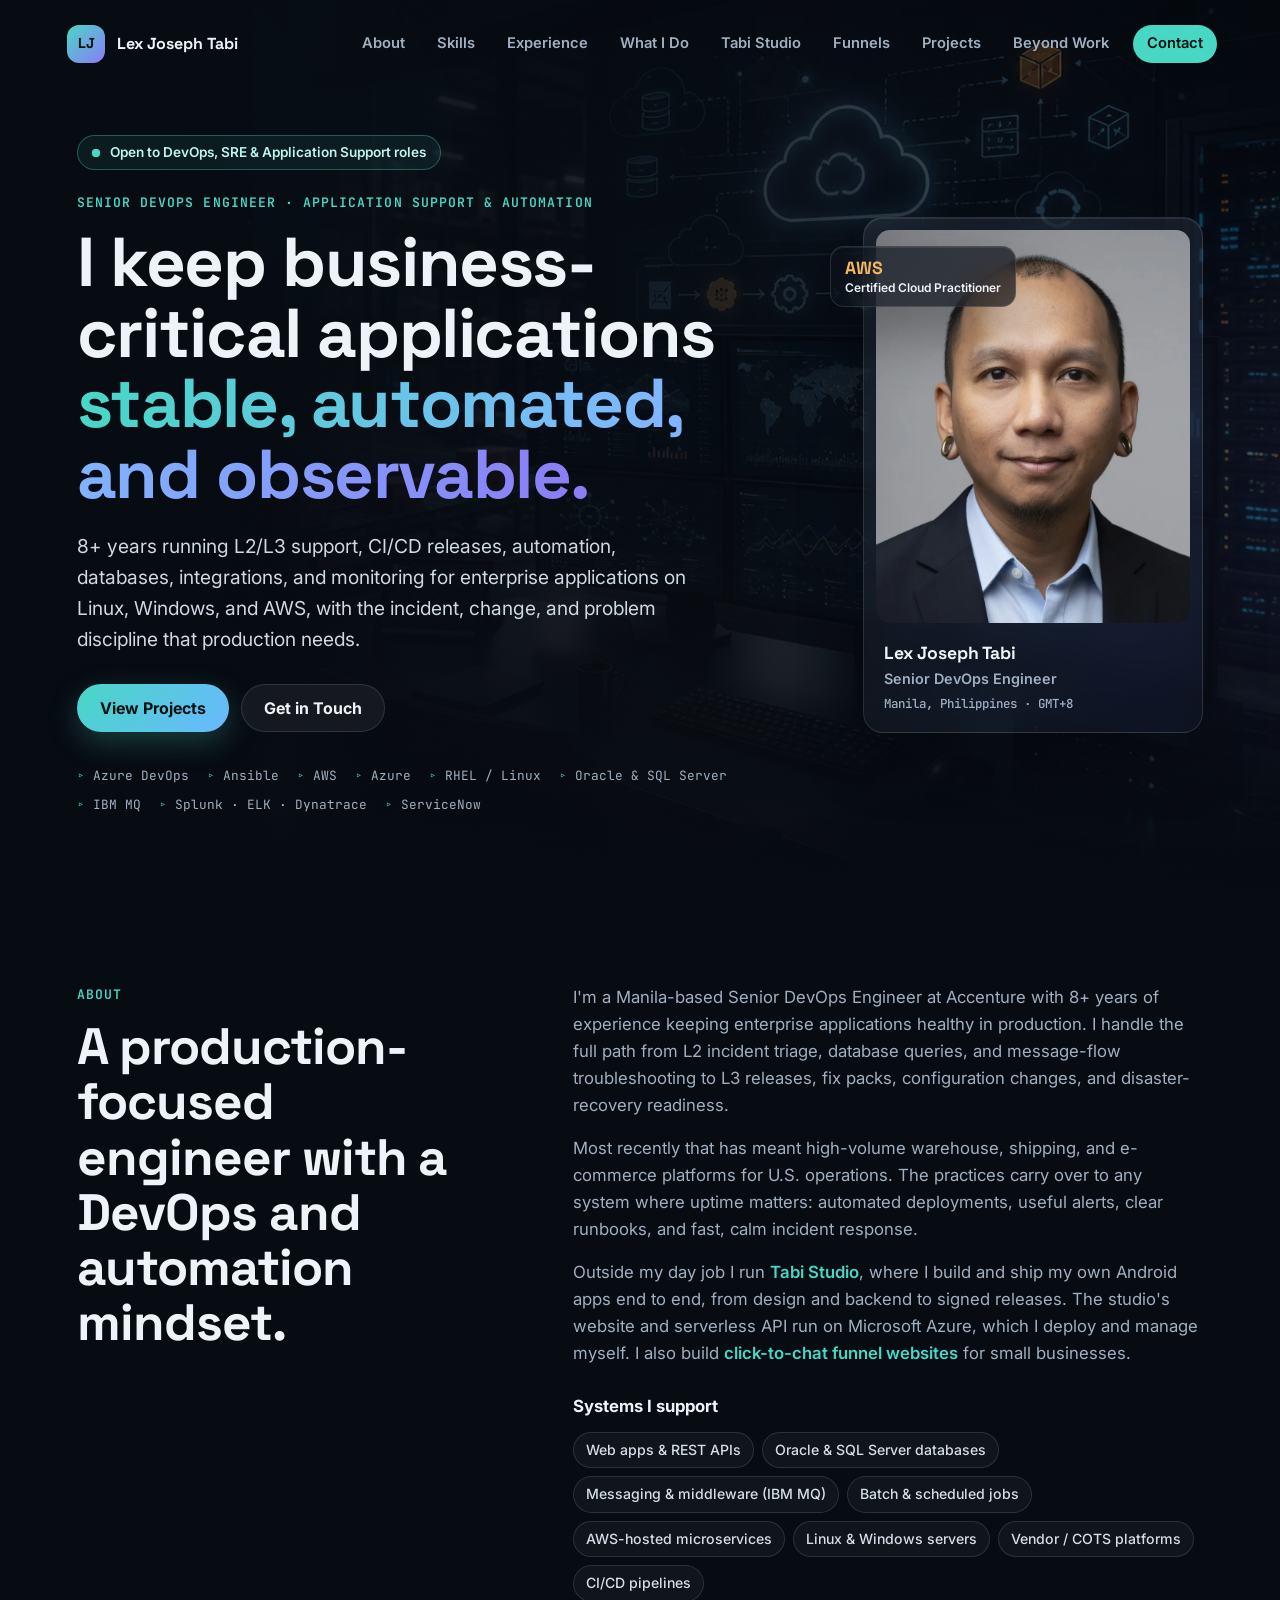
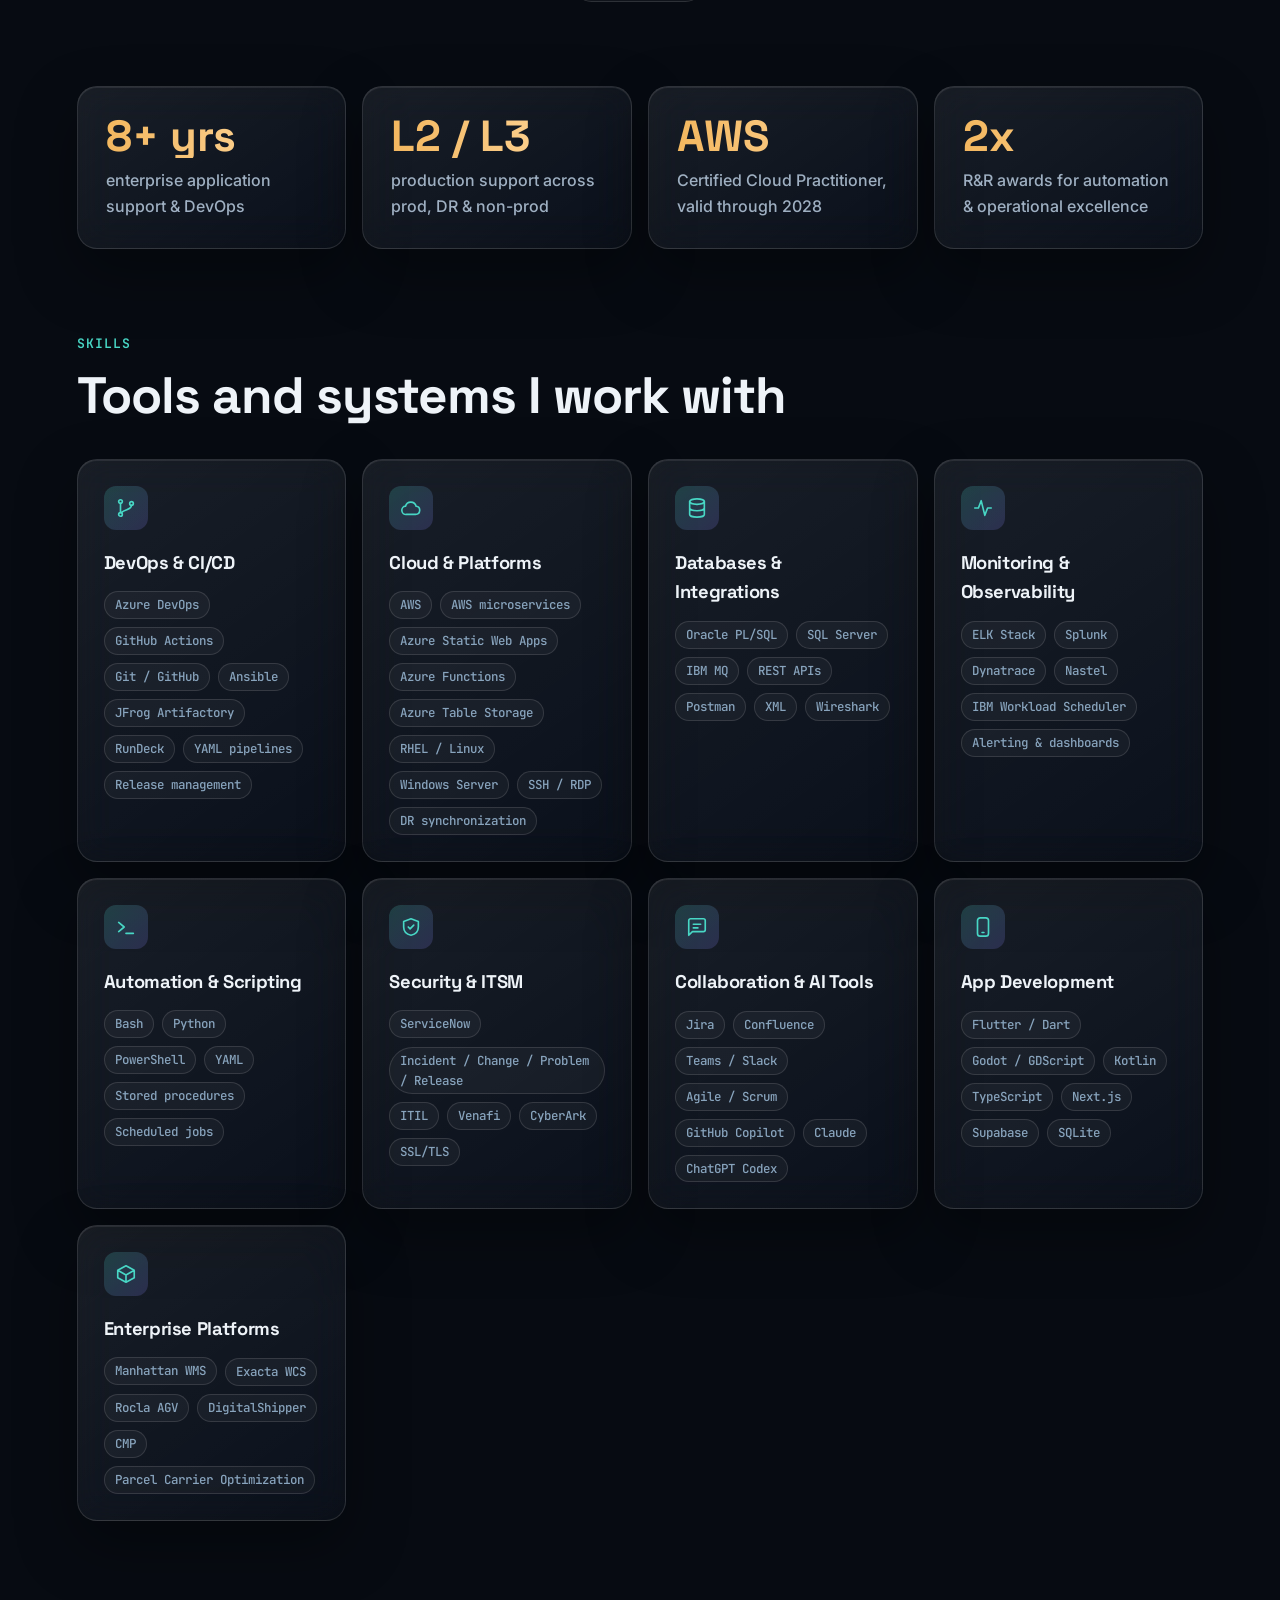
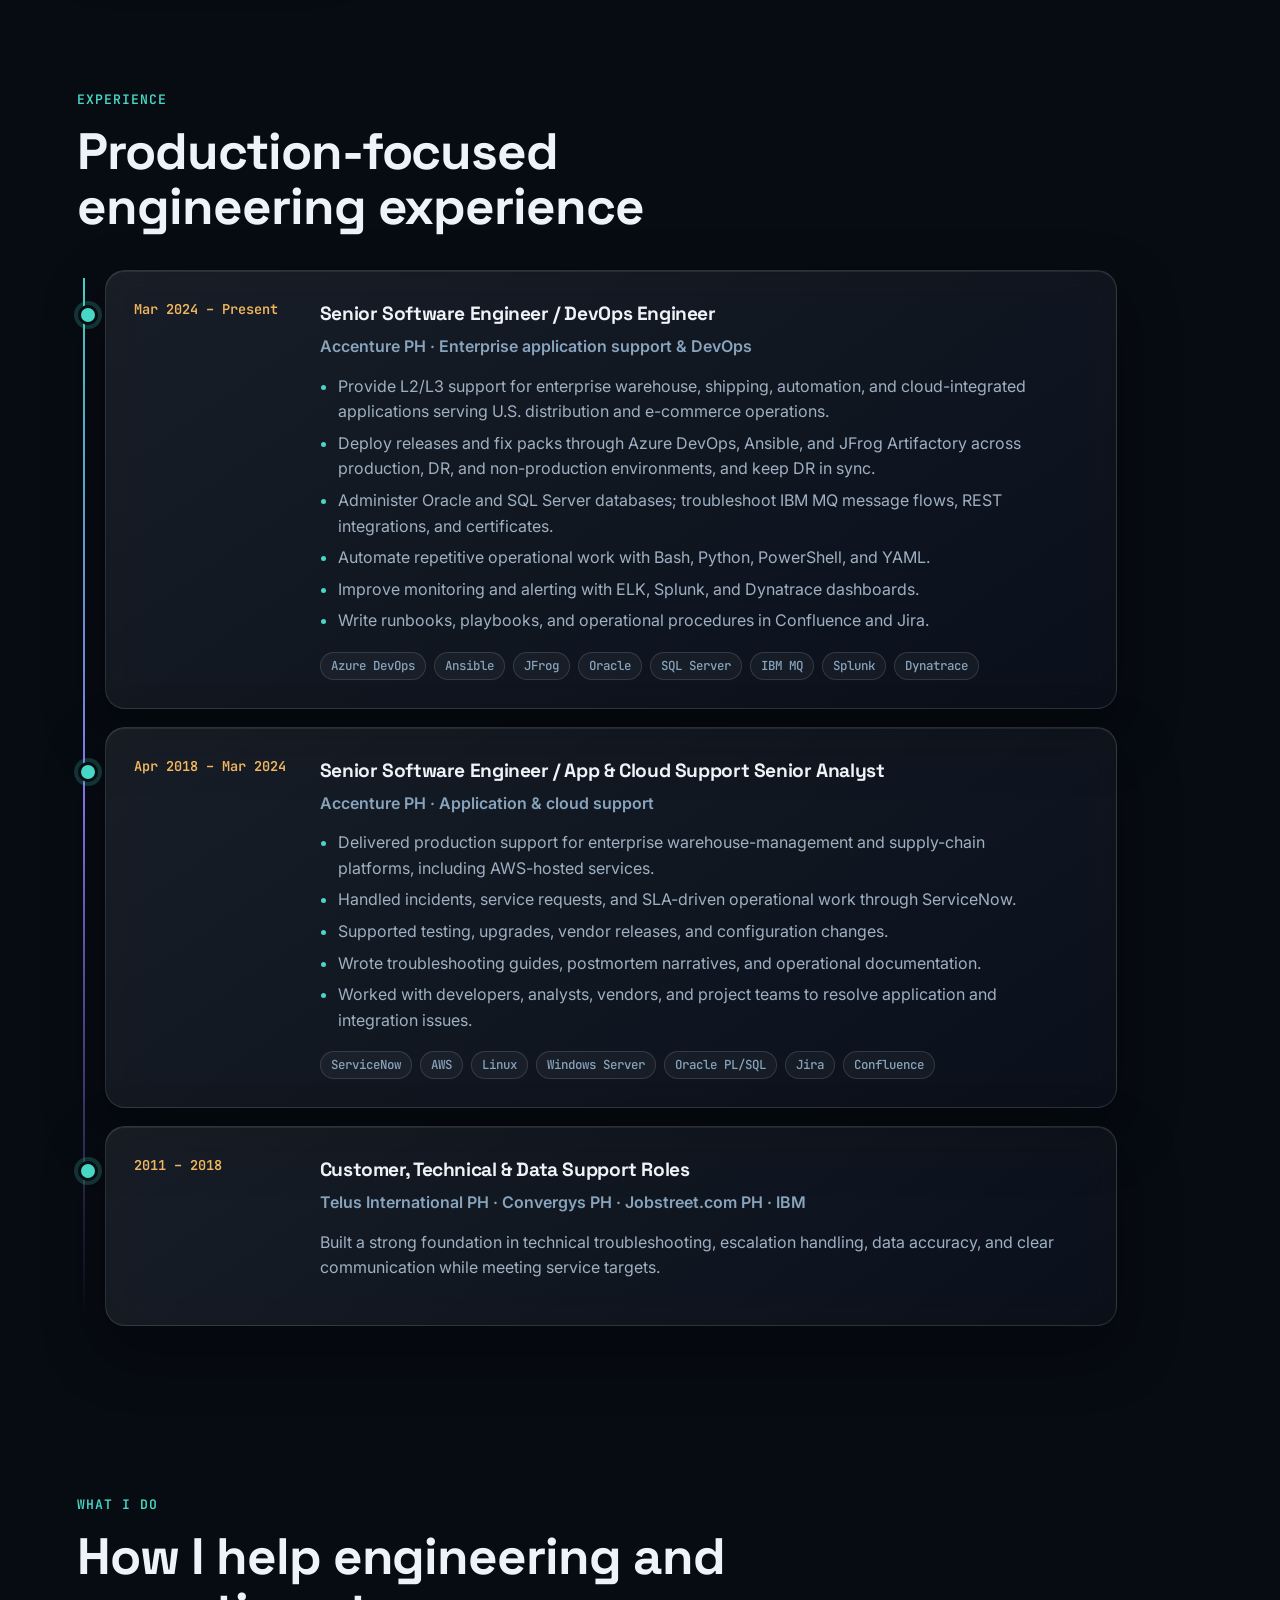
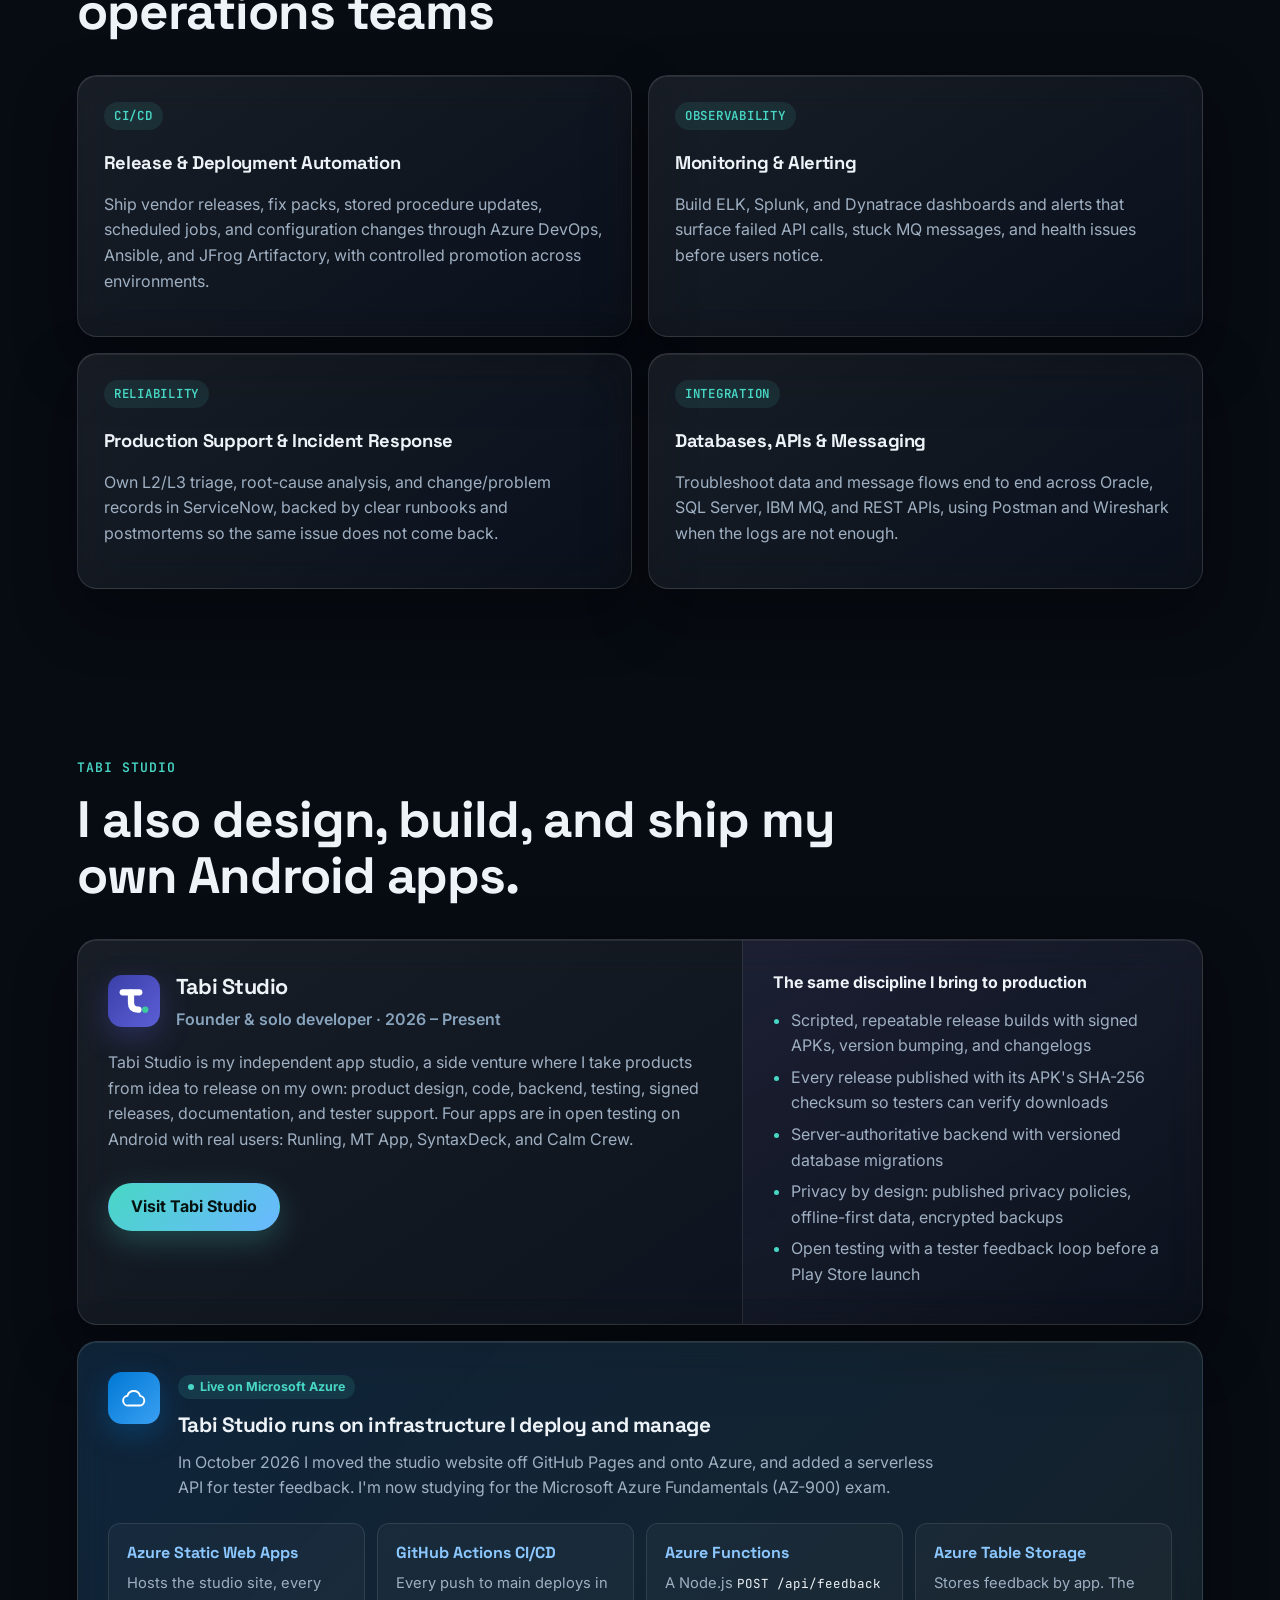
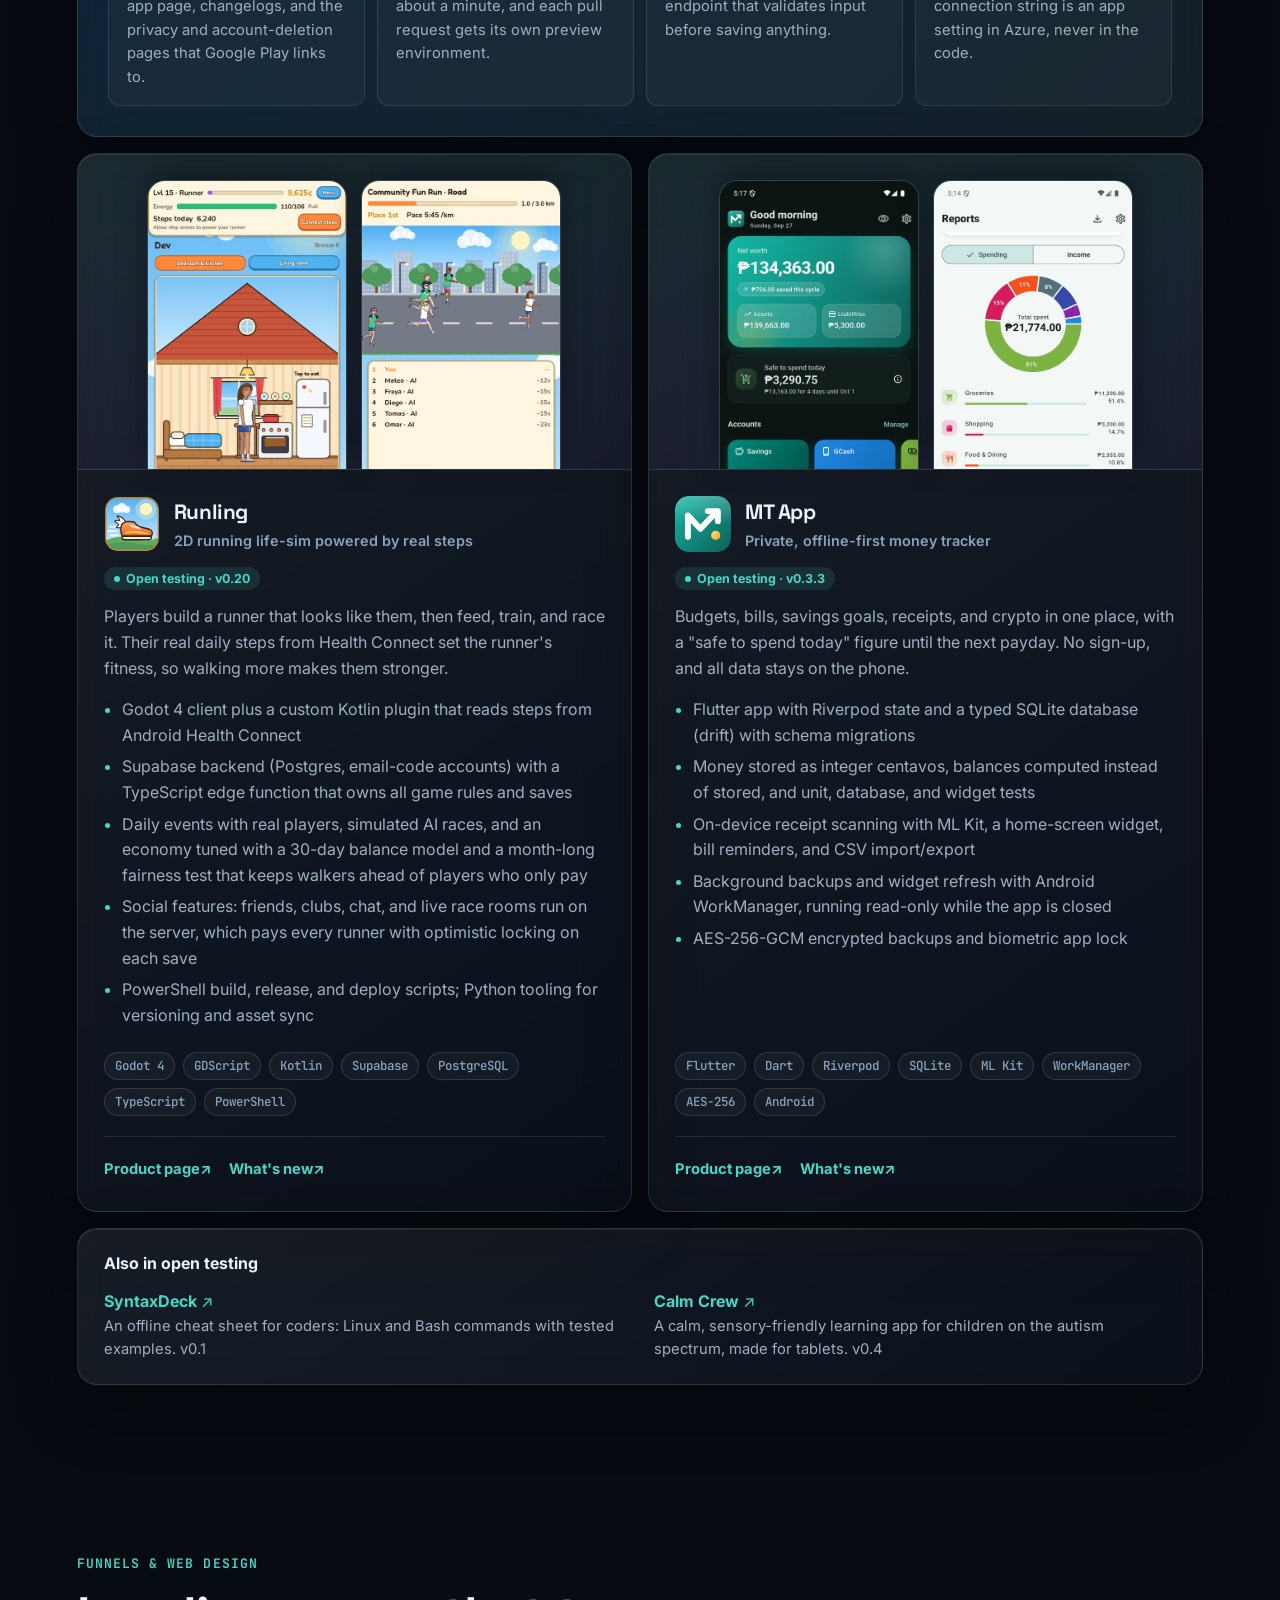
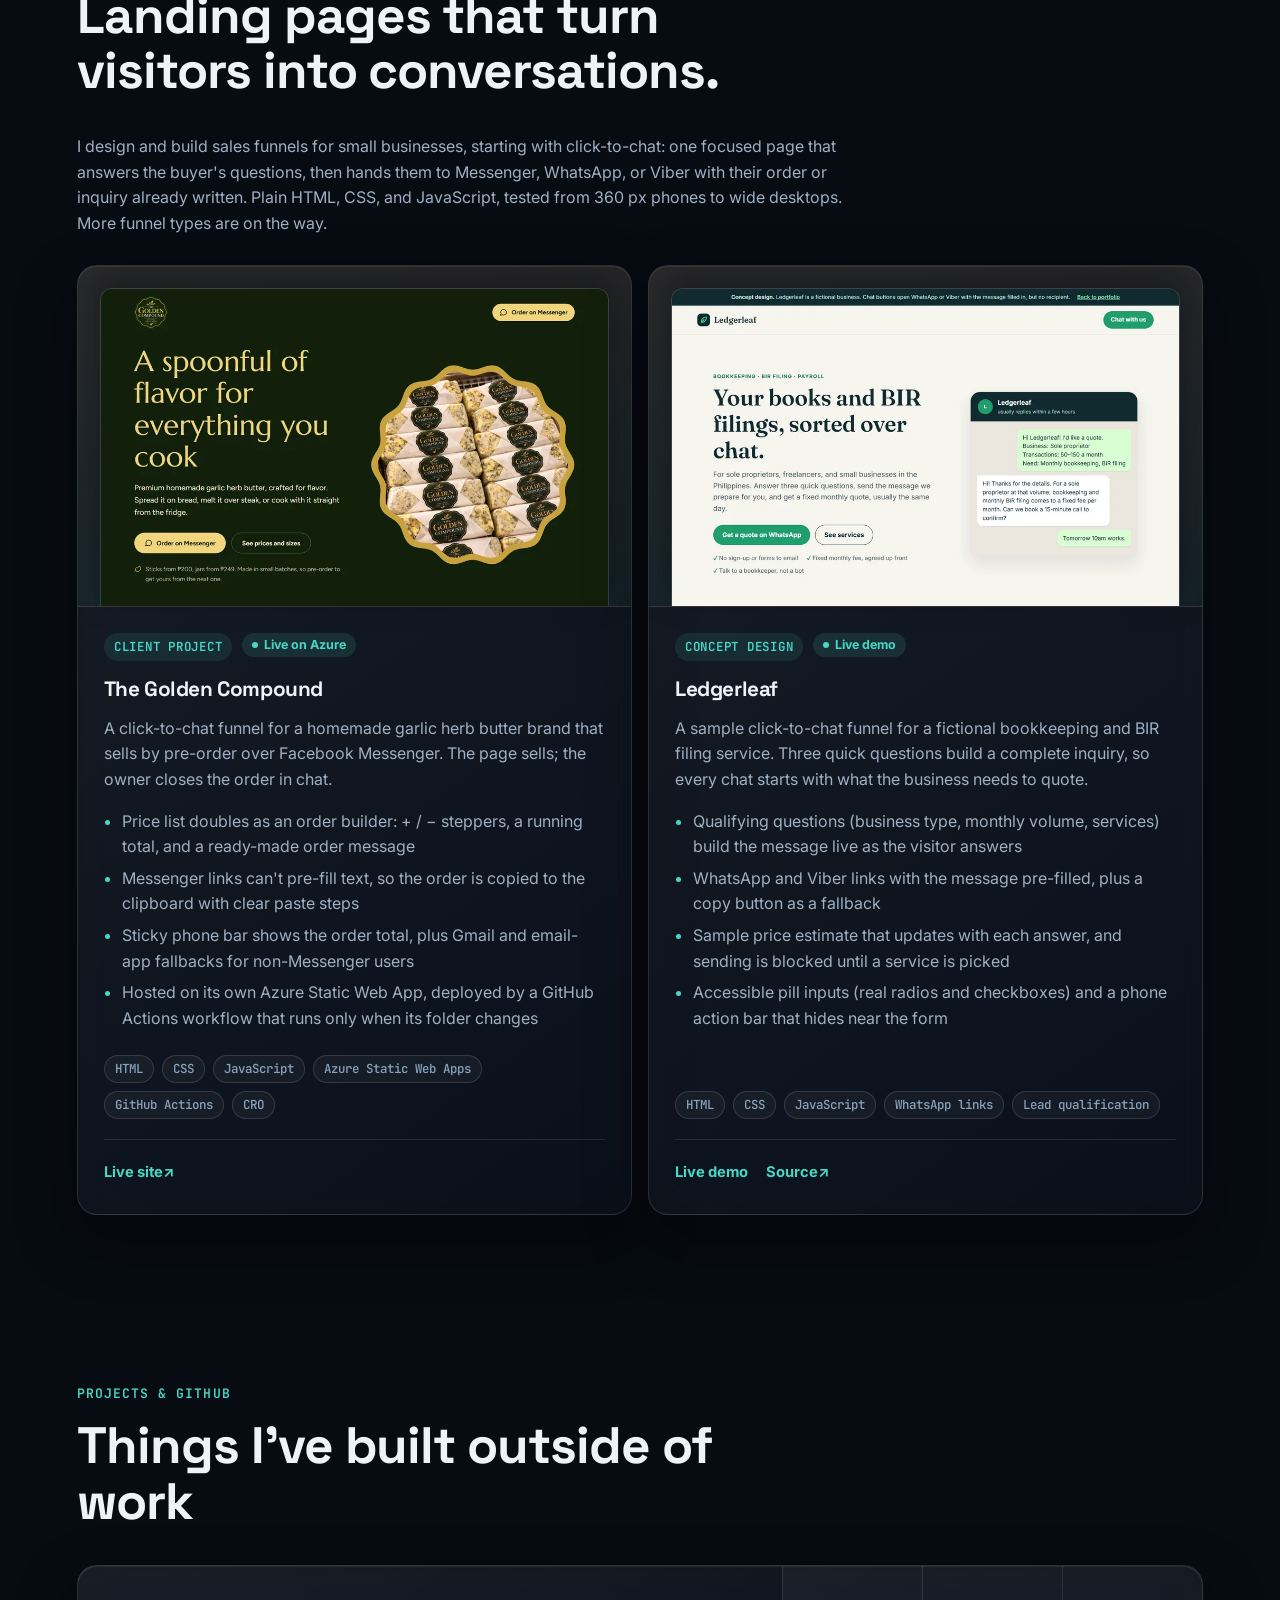
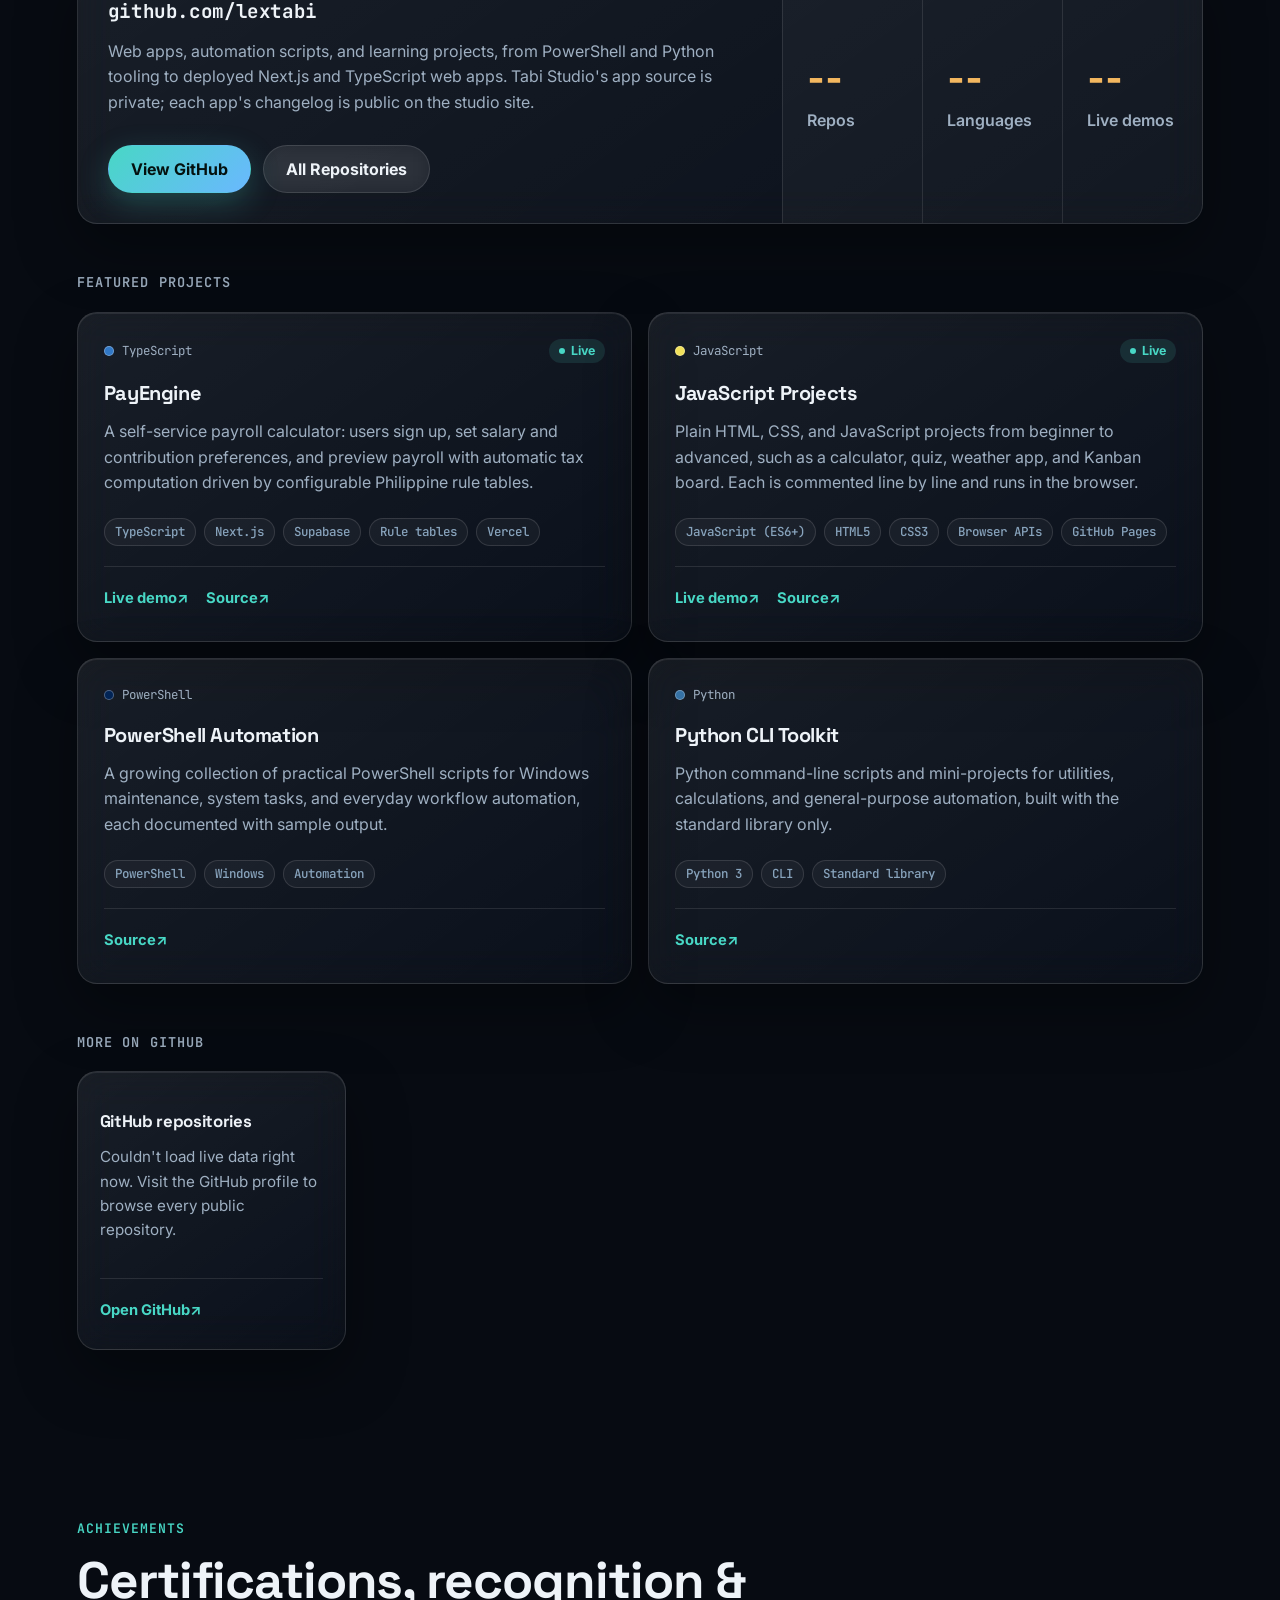
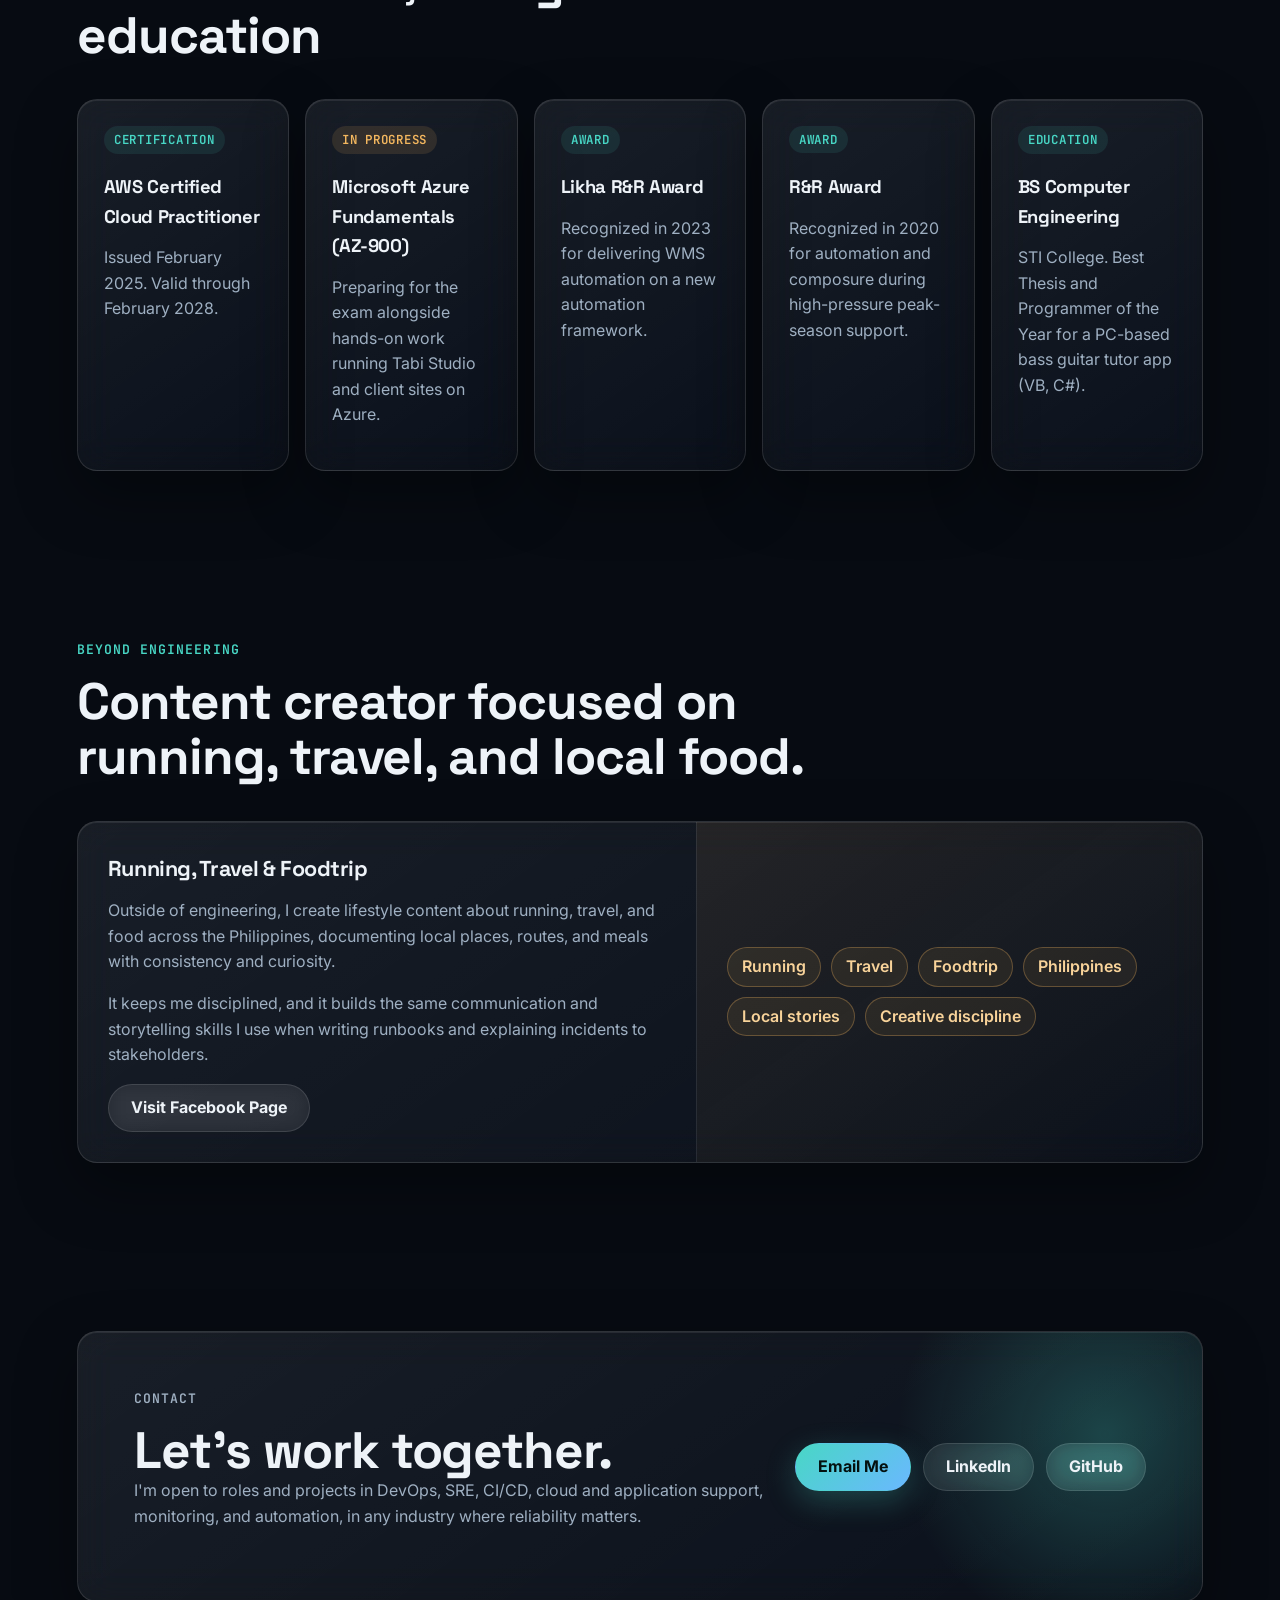
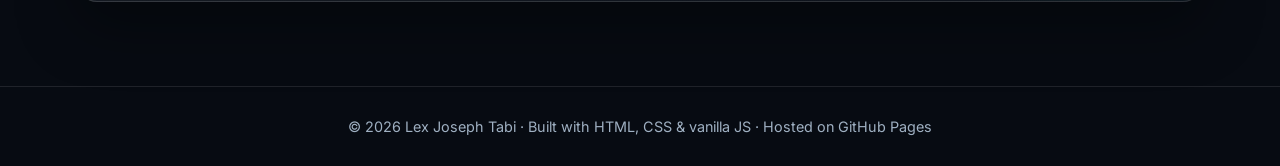
<file: index.html>
<!DOCTYPE html>
<html lang="en">
  <head>
    <meta charset="UTF-8" />
    <meta name="viewport" content="width=device-width, initial-scale=1.0" />
    <meta
      name="description"
      content="Portfolio of Lex Joseph Tabi, Senior DevOps Engineer and Application Support & Automation Engineer with 8+ years keeping business-critical enterprise applications stable, automated, and observable. Founder of Tabi Studio, an independent Android app studio hosted and managed on Microsoft Azure, and builder of click-to-chat funnel websites."
    />
    <meta name="theme-color" content="#070b12" />
    <title>Lex Joseph Tabi | Senior DevOps Engineer & Application Support Engineer</title>
    <link rel="canonical" href="https://lextabi.github.io/MyPortfolio/" />

    <!-- Link previews for LinkedIn, Facebook, Slack, Teams, etc. -->
    <meta property="og:type" content="website" />
    <meta property="og:title" content="Lex Joseph Tabi | Senior DevOps Engineer" />
    <meta
      property="og:description"
      content="CI/CD, automation, monitoring, and L2/L3 support for business-critical enterprise applications."
    />
    <meta property="og:url" content="https://lextabi.github.io/MyPortfolio/" />
    <meta property="og:image" content="https://lextabi.github.io/MyPortfolio/assets/hero-operations.png" />
    <meta name="twitter:card" content="summary_large_image" />

    <link
      rel="icon"
      href="data:image/svg+xml,%3Csvg xmlns='http://www.w3.org/2000/svg' viewBox='0 0 64 64'%3E%3Crect width='64' height='64' rx='16' fill='%23070b12'/%3E%3Ctext x='50%25' y='56%25' dominant-baseline='middle' text-anchor='middle' font-family='Arial' font-weight='700' font-size='28' fill='%2348d7c5'%3ELJ%3C/text%3E%3C/svg%3E"
    />
    <link rel="preconnect" href="https://fonts.googleapis.com" />
    <link rel="preconnect" href="https://fonts.gstatic.com" crossorigin />
    <link
      href="https://fonts.googleapis.com/css2?family=Inter:wght@400;500;600;700&family=JetBrains+Mono:wght@500;600&family=Space+Grotesk:wght@500;600;700&display=swap"
      rel="stylesheet"
    />
    <link rel="stylesheet" href="styles.css" />
    <script>
      document.documentElement.classList.add("js");
    </script>
  </head>
  <body>
    <a class="skip-link" href="#main">Skip to content</a>

    <div class="aurora" aria-hidden="true">
      <span class="blob blob-teal"></span>
      <span class="blob blob-violet"></span>
      <span class="blob blob-amber"></span>
      <span class="grid-overlay"></span>
    </div>

    <header class="site-header" data-header>
      <a class="brand" href="#top" aria-label="Lex Joseph Tabi home">
        <span class="brand-mark">LJ</span>
        <span>Lex Joseph Tabi</span>
      </a>
      <button class="nav-toggle" type="button" data-nav-toggle aria-label="Open navigation" aria-expanded="false" aria-controls="site-nav">
        <span></span>
        <span></span>
        <span></span>
      </button>
      <nav class="site-nav" id="site-nav" data-nav>
        <a href="#about">About</a>
        <a href="#skills">Skills</a>
        <a href="#experience">Experience</a>
        <a href="#work">What I Do</a>
        <a href="#studio">Tabi Studio</a>
        <a href="#funnels">Funnels</a>
        <a href="#github">Projects</a>
        <a href="#hobbies">Beyond Work</a>
        <a class="nav-cta" href="#contact">Contact</a>
      </nav>
    </header>

    <main id="main">
      <section class="hero" id="top" aria-labelledby="hero-title">
        <div class="hero-media" aria-hidden="true"></div>
        <div class="hero-overlay" aria-hidden="true"></div>
        <div class="hero-content">
          <div class="hero-layout">
            <div>
              <p class="status-pill"><span class="pulse"></span> Open to DevOps, SRE &amp; Application Support roles</p>
              <p class="eyebrow">Senior DevOps Engineer · Application Support &amp; Automation</p>
              <h1 id="hero-title">
                I keep business-critical applications
                <span class="gradient-text">stable, automated, and observable.</span>
              </h1>
              <p class="hero-copy">
                8+ years running L2/L3 support, CI/CD releases, automation, databases, integrations, and monitoring
                for enterprise applications on Linux, Windows, and AWS, with the incident, change, and problem
                discipline that production needs.
              </p>
              <div class="hero-actions">
                <a class="button primary" href="#github">View Projects</a>
                <a class="button secondary" href="#contact">Get in Touch</a>
              </div>
              <ul class="tech-strip" aria-label="Core technologies">
                <li>Azure DevOps</li>
                <li>Ansible</li>
                <li>AWS</li>
                <li>Azure</li>
                <li>RHEL / Linux</li>
                <li>Oracle &amp; SQL Server</li>
                <li>IBM MQ</li>
                <li>Splunk · ELK · Dynatrace</li>
                <li>ServiceNow</li>
              </ul>
            </div>
            <aside class="profile-card glass" aria-label="Professional portrait of Lex Joseph Tabi">
              <picture>
                <source srcset="assets/lex-headshot.webp" type="image/webp" />
                <img src="assets/lex-headshot.jpg" alt="Lex Joseph Tabi professional portrait" width="912" height="1020" fetchpriority="high" />
              </picture>
              <div class="profile-meta">
                <strong>Lex Joseph Tabi</strong>
                <span>Senior DevOps Engineer</span>
                <span class="profile-location">Manila, Philippines · GMT+8</span>
              </div>
              <span class="floating-badge glass">
                <strong>AWS</strong>
                Certified Cloud Practitioner
              </span>
            </aside>
          </div>
        </div>
      </section>

      <section class="section intro-grid reveal" id="about" aria-labelledby="about-title">
        <div>
          <p class="section-kicker">About</p>
          <h2 id="about-title">A production-focused engineer with a DevOps and automation mindset.</h2>
        </div>
        <div class="section-copy">
          <p>
            I'm a Manila-based Senior DevOps Engineer at Accenture with 8+ years of experience keeping enterprise
            applications healthy in production. I handle the full path from L2 incident triage, database queries, and
            message-flow troubleshooting to L3 releases, fix packs, configuration changes, and disaster-recovery readiness.
          </p>
          <p>
            Most recently that has meant high-volume warehouse, shipping, and e-commerce platforms for U.S. operations.
            The practices carry over to any system where uptime matters: automated deployments, useful alerts,
            clear runbooks, and fast, calm incident response.
          </p>
          <p>
            Outside my day job I run <a class="text-link" href="#studio">Tabi Studio</a>, where I build and ship my own
            Android apps end to end, from design and backend to signed releases. The studio's website and serverless
            API run on Microsoft Azure, which I deploy and manage myself. I also build
            <a class="text-link" href="#funnels">click-to-chat funnel websites</a> for small businesses.
          </p>
          <p class="support-label">Systems I support</p>
          <ul class="chip-list">
            <li>Web apps &amp; REST APIs</li>
            <li>Oracle &amp; SQL Server databases</li>
            <li>Messaging &amp; middleware (IBM MQ)</li>
            <li>Batch &amp; scheduled jobs</li>
            <li>AWS-hosted microservices</li>
            <li>Linux &amp; Windows servers</li>
            <li>Vendor / COTS platforms</li>
            <li>CI/CD pipelines</li>
          </ul>
        </div>
      </section>

      <section class="metrics reveal" aria-label="Professional highlights">
        <div class="glass">
          <strong>8+ yrs</strong>
          <span>enterprise application support &amp; DevOps</span>
        </div>
        <div class="glass">
          <strong>L2 / L3</strong>
          <span>production support across prod, DR &amp; non-prod</span>
        </div>
        <div class="glass">
          <strong>AWS</strong>
          <span>Certified Cloud Practitioner, valid through 2028</span>
        </div>
        <div class="glass">
          <strong>2x</strong>
          <span>R&amp;R awards for automation &amp; operational excellence</span>
        </div>
      </section>

      <section class="section" id="skills" aria-labelledby="skills-title">
        <div class="section-heading reveal">
          <p class="section-kicker">Skills</p>
          <h2 id="skills-title">Tools and systems I work with</h2>
        </div>
        <div class="skill-grid">
          <article class="card glass reveal">
            <span class="icon" aria-hidden="true"><svg viewBox="0 0 24 24"><circle cx="6" cy="5" r="2" /><circle cx="6" cy="19" r="2" /><circle cx="18" cy="7" r="2" /><path d="M6 7v10M18 9c0 5-7 4-11 8" /></svg></span>
            <h3>DevOps &amp; CI/CD</h3>
            <ul class="chip-list small">
              <li>Azure DevOps</li><li>GitHub Actions</li><li>Git / GitHub</li><li>Ansible</li><li>JFrog Artifactory</li><li>RunDeck</li><li>YAML pipelines</li><li>Release management</li>
            </ul>
          </article>
          <article class="card glass reveal">
            <span class="icon" aria-hidden="true"><svg viewBox="0 0 24 24"><path d="M7 19h10a4.5 4.5 0 0 0 .6-8.96A6 6 0 0 0 6 10a4.5 4.5 0 0 0 1 9z" /></svg></span>
            <h3>Cloud &amp; Platforms</h3>
            <ul class="chip-list small">
              <li>AWS</li><li>AWS microservices</li><li>Azure Static Web Apps</li><li>Azure Functions</li><li>Azure Table Storage</li><li>RHEL / Linux</li><li>Windows Server</li><li>SSH / RDP</li><li>DR synchronization</li>
            </ul>
          </article>
          <article class="card glass reveal">
            <span class="icon" aria-hidden="true"><svg viewBox="0 0 24 24"><ellipse cx="12" cy="5" rx="8" ry="3" /><path d="M4 5v14c0 1.7 3.6 3 8 3s8-1.3 8-3V5M4 12c0 1.7 3.6 3 8 3s8-1.3 8-3" /></svg></span>
            <h3>Databases &amp; Integrations</h3>
            <ul class="chip-list small">
              <li>Oracle PL/SQL</li><li>SQL Server</li><li>IBM MQ</li><li>REST APIs</li><li>Postman</li><li>XML</li><li>Wireshark</li>
            </ul>
          </article>
          <article class="card glass reveal">
            <span class="icon" aria-hidden="true"><svg viewBox="0 0 24 24"><path d="M3 12h4l3-8 4 16 3-8h4" /></svg></span>
            <h3>Monitoring &amp; Observability</h3>
            <ul class="chip-list small">
              <li>ELK Stack</li><li>Splunk</li><li>Dynatrace</li><li>Nastel</li><li>IBM Workload Scheduler</li><li>Alerting &amp; dashboards</li>
            </ul>
          </article>
          <article class="card glass reveal">
            <span class="icon" aria-hidden="true"><svg viewBox="0 0 24 24"><path d="M4 17l6-5-6-5M12 19h8" /></svg></span>
            <h3>Automation &amp; Scripting</h3>
            <ul class="chip-list small">
              <li>Bash</li><li>Python</li><li>PowerShell</li><li>YAML</li><li>Stored procedures</li><li>Scheduled jobs</li>
            </ul>
          </article>
          <article class="card glass reveal">
            <span class="icon" aria-hidden="true"><svg viewBox="0 0 24 24"><path d="M12 3l8 3v6c0 5-3.5 8-8 9-4.5-1-8-4-8-9V6z" /><path d="M9 12l2 2 4-4" /></svg></span>
            <h3>Security &amp; ITSM</h3>
            <ul class="chip-list small">
              <li>ServiceNow</li><li>Incident / Change / Problem / Release</li><li>ITIL</li><li>Venafi</li><li>CyberArk</li><li>SSL/TLS</li>
            </ul>
          </article>
          <article class="card glass reveal">
            <span class="icon" aria-hidden="true"><svg viewBox="0 0 24 24"><path d="M21 15a2 2 0 0 1-2 2H7l-4 4V5a2 2 0 0 1 2-2h14a2 2 0 0 1 2 2z" /><path d="M8 9h8M8 13h5" /></svg></span>
            <h3>Collaboration &amp; AI Tools</h3>
            <ul class="chip-list small">
              <li>Jira</li><li>Confluence</li><li>Teams / Slack</li><li>Agile / Scrum</li><li>GitHub Copilot</li><li>Claude</li><li>ChatGPT Codex</li>
            </ul>
          </article>
          <article class="card glass reveal">
            <span class="icon" aria-hidden="true"><svg viewBox="0 0 24 24"><rect x="6" y="2" width="12" height="20" rx="3" /><path d="M11 18h2" /></svg></span>
            <h3>App Development</h3>
            <ul class="chip-list small">
              <li>Flutter / Dart</li><li>Godot / GDScript</li><li>Kotlin</li><li>TypeScript</li><li>Next.js</li><li>Supabase</li><li>SQLite</li>
            </ul>
          </article>
          <article class="card glass reveal">
            <span class="icon" aria-hidden="true"><svg viewBox="0 0 24 24"><path d="M21 8l-9-5-9 5 9 5 9-5zM3 8v8l9 5 9-5V8M12 13v8" /></svg></span>
            <h3>Enterprise Platforms</h3>
            <ul class="chip-list small">
              <li>Manhattan WMS</li><li>Exacta WCS</li><li>Rocla AGV</li><li>DigitalShipper</li><li>CMP</li><li>Parcel Carrier Optimization</li>
            </ul>
          </article>
        </div>
      </section>

      <section class="section" id="experience" aria-labelledby="experience-title">
        <div class="section-heading reveal">
          <p class="section-kicker">Experience</p>
          <h2 id="experience-title">Production-focused engineering experience</h2>
        </div>
        <div class="timeline">
          <article class="timeline-item glass reveal">
            <span class="timeline-date">Mar 2024 – Present</span>
            <div>
              <h3>Senior Software Engineer / DevOps Engineer</h3>
              <p class="company">Accenture PH · Enterprise application support &amp; DevOps</p>
              <ul class="bullets">
                <li>Provide L2/L3 support for enterprise warehouse, shipping, automation, and cloud-integrated applications serving U.S. distribution and e-commerce operations.</li>
                <li>Deploy releases and fix packs through Azure DevOps, Ansible, and JFrog Artifactory across production, DR, and non-production environments, and keep DR in sync.</li>
                <li>Administer Oracle and SQL Server databases; troubleshoot IBM MQ message flows, REST integrations, and certificates.</li>
                <li>Automate repetitive operational work with Bash, Python, PowerShell, and YAML.</li>
                <li>Improve monitoring and alerting with ELK, Splunk, and Dynatrace dashboards.</li>
                <li>Write runbooks, playbooks, and operational procedures in Confluence and Jira.</li>
              </ul>
              <ul class="chip-list small">
                <li>Azure DevOps</li><li>Ansible</li><li>JFrog</li><li>Oracle</li><li>SQL Server</li><li>IBM MQ</li><li>Splunk</li><li>Dynatrace</li>
              </ul>
            </div>
          </article>
          <article class="timeline-item glass reveal">
            <span class="timeline-date">Apr 2018 – Mar 2024</span>
            <div>
              <h3>Senior Software Engineer / App &amp; Cloud Support Senior Analyst</h3>
              <p class="company">Accenture PH · Application &amp; cloud support</p>
              <ul class="bullets">
                <li>Delivered production support for enterprise warehouse-management and supply-chain platforms, including AWS-hosted services.</li>
                <li>Handled incidents, service requests, and SLA-driven operational work through ServiceNow.</li>
                <li>Supported testing, upgrades, vendor releases, and configuration changes.</li>
                <li>Wrote troubleshooting guides, postmortem narratives, and operational documentation.</li>
                <li>Worked with developers, analysts, vendors, and project teams to resolve application and integration issues.</li>
              </ul>
              <ul class="chip-list small">
                <li>ServiceNow</li><li>AWS</li><li>Linux</li><li>Windows Server</li><li>Oracle PL/SQL</li><li>Jira</li><li>Confluence</li>
              </ul>
            </div>
          </article>
          <article class="timeline-item glass reveal">
            <span class="timeline-date">2011 – 2018</span>
            <div>
              <h3>Customer, Technical &amp; Data Support Roles</h3>
              <p class="company">Telus International PH · Convergys PH · Jobstreet.com PH · IBM</p>
              <p>
                Built a strong foundation in technical troubleshooting, escalation handling, data accuracy, and clear
                communication while meeting service targets.
              </p>
            </div>
          </article>
        </div>
      </section>

      <section class="section" id="work" aria-labelledby="work-title">
        <div class="section-heading reveal">
          <p class="section-kicker">What I Do</p>
          <h2 id="work-title">How I help engineering and operations teams</h2>
        </div>
        <div class="project-grid">
          <article class="project-card glass reveal">
            <span class="tag">CI/CD</span>
            <h3>Release &amp; Deployment Automation</h3>
            <p>
              Ship vendor releases, fix packs, stored procedure updates, scheduled jobs, and configuration changes
              through Azure DevOps, Ansible, and JFrog Artifactory, with controlled promotion across environments.
            </p>
          </article>
          <article class="project-card glass reveal">
            <span class="tag">Observability</span>
            <h3>Monitoring &amp; Alerting</h3>
            <p>
              Build ELK, Splunk, and Dynatrace dashboards and alerts that surface failed API calls, stuck MQ messages,
              and health issues before users notice.
            </p>
          </article>
          <article class="project-card glass reveal">
            <span class="tag">Reliability</span>
            <h3>Production Support &amp; Incident Response</h3>
            <p>
              Own L2/L3 triage, root-cause analysis, and change/problem records in ServiceNow, backed by clear runbooks
              and postmortems so the same issue does not come back.
            </p>
          </article>
          <article class="project-card glass reveal">
            <span class="tag">Integration</span>
            <h3>Databases, APIs &amp; Messaging</h3>
            <p>
              Troubleshoot data and message flows end to end across Oracle, SQL Server, IBM MQ, and REST APIs,
              using Postman and Wireshark when the logs are not enough.
            </p>
          </article>
        </div>
      </section>

      <section class="section" id="studio" aria-labelledby="studio-title">
        <div class="section-heading reveal">
          <p class="section-kicker">Tabi Studio</p>
          <h2 id="studio-title">I also design, build, and ship my own Android apps.</h2>
        </div>

        <div class="studio-panel glass reveal">
          <div class="studio-intro">
            <div class="studio-brand">
              <span class="studio-mark"><img src="assets/apps/tabi-mark-white.svg" alt="" width="30" height="30" /></span>
              <div>
                <h3>Tabi Studio</h3>
                <p class="company">Founder &amp; solo developer · 2026 – Present</p>
              </div>
            </div>
            <p>
              Tabi Studio is my independent app studio, a side venture where I take products from idea to release on
              my own: product design, code, backend, testing, signed releases, documentation, and tester support.
              Four apps are in open testing on Android with real users: Runling, MT App, SyntaxDeck, and Calm Crew.
            </p>
            <div class="github-actions">
              <a class="button primary" href="https://proud-glacier-07ba1b700.3.azurestaticapps.net/" target="_blank" rel="noreferrer">Visit Tabi Studio</a>
            </div>
          </div>
          <div class="studio-practices">
            <p class="support-label">The same discipline I bring to production</p>
            <ul class="bullets">
              <li>Scripted, repeatable release builds with signed APKs, version bumping, and changelogs</li>
              <li>Every release published with its APK's SHA-256 checksum so testers can verify downloads</li>
              <li>Server-authoritative backend with versioned database migrations</li>
              <li>Privacy by design: published privacy policies, offline-first data, encrypted backups</li>
              <li>Open testing with a tester feedback loop before a Play Store launch</li>
            </ul>
          </div>
        </div>

        <div class="azure-panel glass reveal">
          <div class="azure-head">
            <span class="azure-mark" aria-hidden="true"><svg viewBox="0 0 24 24"><path d="M7 19h10a4.5 4.5 0 0 0 .6-8.96A6 6 0 0 0 6 10a4.5 4.5 0 0 0 1 9z" /></svg></span>
            <div>
              <span class="live-badge">Live on Microsoft Azure</span>
              <h3>Tabi Studio runs on infrastructure I deploy and manage</h3>
              <p>
                In October 2026 I moved the studio website off GitHub Pages and onto Azure, and added a serverless
                API for tester feedback. I'm now studying for the Microsoft Azure Fundamentals (AZ-900) exam.
              </p>
            </div>
          </div>
          <ul class="azure-grid">
            <li>
              <strong>Azure Static Web Apps</strong>
              <span>Hosts the studio site, every app page, changelogs, and the privacy and account-deletion pages that Google Play links to.</span>
            </li>
            <li>
              <strong>GitHub Actions CI/CD</strong>
              <span>Every push to main deploys in about a minute, and each pull request gets its own preview environment.</span>
            </li>
            <li>
              <strong>Azure Functions</strong>
              <span>A Node.js <code>POST /api/feedback</code> endpoint that validates input before saving anything.</span>
            </li>
            <li>
              <strong>Azure Table Storage</strong>
              <span>Stores feedback by app. The connection string is an app setting in Azure, never in the code.</span>
            </li>
          </ul>
        </div>

        <div class="app-grid">
          <article class="app-card glass reveal">
            <div class="app-shots" aria-hidden="true">
              <img src="assets/apps/runling-home.jpg" alt="" width="480" height="1067" loading="lazy" />
              <img src="assets/apps/runling-race.jpg" alt="" width="480" height="1067" loading="lazy" />
            </div>
            <div class="app-body">
              <div class="app-head">
                <img class="app-icon" src="assets/apps/runling.svg" alt="" width="56" height="56" />
                <div>
                  <h4>Runling</h4>
                  <p>2D running life-sim powered by real steps</p>
                </div>
              </div>
              <span class="live-badge">Open testing · v0.20</span>
              <p>
                Players build a runner that looks like them, then feed, train, and race it. Their real daily steps
                from Health Connect set the runner's fitness, so walking more makes them stronger.
              </p>
              <ul class="bullets">
                <li>Godot 4 client plus a custom Kotlin plugin that reads steps from Android Health Connect</li>
                <li>Supabase backend (Postgres, email-code accounts) with a TypeScript edge function that owns all game rules and saves</li>
                <li>Daily events with real players, simulated AI races, and an economy tuned with a 30-day balance model and a month-long fairness test that keeps walkers ahead of players who only pay</li>
                <li>Social features: friends, clubs, chat, and live race rooms run on the server, which pays every runner with optimistic locking on each save</li>
                <li>PowerShell build, release, and deploy scripts; Python tooling for versioning and asset sync</li>
              </ul>
              <ul class="chip-list small">
                <li>Godot 4</li><li>GDScript</li><li>Kotlin</li><li>Supabase</li><li>PostgreSQL</li><li>TypeScript</li><li>PowerShell</li>
              </ul>
              <div class="card-links">
                <a href="https://proud-glacier-07ba1b700.3.azurestaticapps.net/runling/" target="_blank" rel="noreferrer">Product page<span class="sr-only"> (opens in new tab)</span><span aria-hidden="true"> ↗</span></a>
                <a href="https://proud-glacier-07ba1b700.3.azurestaticapps.net/runling/changelog.html" target="_blank" rel="noreferrer">What's new<span class="sr-only"> (opens in new tab)</span><span aria-hidden="true"> ↗</span></a>
              </div>
            </div>
          </article>

          <article class="app-card glass reveal">
            <div class="app-shots" aria-hidden="true">
              <img src="assets/apps/mtapp-home.jpg" alt="" width="480" height="1067" loading="lazy" />
              <img src="assets/apps/mtapp-reports.jpg" alt="" width="480" height="1067" loading="lazy" />
            </div>
            <div class="app-body">
              <div class="app-head">
                <img class="app-icon" src="assets/apps/mt-app.svg" alt="" width="56" height="56" />
                <div>
                  <h4>MT App</h4>
                  <p>Private, offline-first money tracker</p>
                </div>
              </div>
              <span class="live-badge">Open testing · v0.3.3</span>
              <p>
                Budgets, bills, savings goals, receipts, and crypto in one place, with a "safe to spend today" figure
                until the next payday. No sign-up, and all data stays on the phone.
              </p>
              <ul class="bullets">
                <li>Flutter app with Riverpod state and a typed SQLite database (drift) with schema migrations</li>
                <li>Money stored as integer centavos, balances computed instead of stored, and unit, database, and widget tests</li>
                <li>On-device receipt scanning with ML Kit, a home-screen widget, bill reminders, and CSV import/export</li>
                <li>Background backups and widget refresh with Android WorkManager, running read-only while the app is closed</li>
                <li>AES-256-GCM encrypted backups and biometric app lock</li>
              </ul>
              <ul class="chip-list small">
                <li>Flutter</li><li>Dart</li><li>Riverpod</li><li>SQLite</li><li>ML Kit</li><li>WorkManager</li><li>AES-256</li><li>Android</li>
              </ul>
              <div class="card-links">
                <a href="https://proud-glacier-07ba1b700.3.azurestaticapps.net/mt-app/" target="_blank" rel="noreferrer">Product page<span class="sr-only"> (opens in new tab)</span><span aria-hidden="true"> ↗</span></a>
                <a href="https://proud-glacier-07ba1b700.3.azurestaticapps.net/mt-app/changelog.html" target="_blank" rel="noreferrer">What's new<span class="sr-only"> (opens in new tab)</span><span aria-hidden="true"> ↗</span></a>
              </div>
            </div>
          </article>
        </div>

        <div class="app-more glass reveal">
          <p class="support-label">Also in open testing</p>
          <ul>
            <li>
              <a href="https://proud-glacier-07ba1b700.3.azurestaticapps.net/syntaxdeck/" target="_blank" rel="noreferrer"><strong>SyntaxDeck</strong><span class="sr-only"> (opens in new tab)</span><span aria-hidden="true"> ↗</span></a>
              <span>An offline cheat sheet for coders: Linux and Bash commands with tested examples. v0.1</span>
            </li>
            <li>
              <a href="https://proud-glacier-07ba1b700.3.azurestaticapps.net/calm-crew/" target="_blank" rel="noreferrer"><strong>Calm Crew</strong><span class="sr-only"> (opens in new tab)</span><span aria-hidden="true"> ↗</span></a>
              <span>A calm, sensory-friendly learning app for children on the autism spectrum, made for tablets. v0.4</span>
            </li>
          </ul>
        </div>
      </section>

      <section class="section" id="funnels" aria-labelledby="funnels-title">
        <div class="section-heading reveal">
          <p class="section-kicker">Funnels &amp; Web Design</p>
          <h2 id="funnels-title">Landing pages that turn visitors into conversations.</h2>
        </div>

        <p class="section-lead reveal">
          I design and build sales funnels for small businesses, starting with click-to-chat: one focused page that
          answers the buyer's questions, then hands them to Messenger, WhatsApp, or Viber with their order or inquiry
          already written. Plain HTML, CSS, and JavaScript, tested from 360&nbsp;px phones to wide desktops. More
          funnel types are on the way.
        </p>

        <div class="app-grid">
          <article class="app-card glass reveal">
            <div class="funnel-shot">
              <picture>
                <source srcset="assets/funnels/golden-compound.webp" type="image/webp" />
                <img src="assets/funnels/golden-compound.jpg" alt="The Golden Compound landing page: a garlic herb butter brand with an Order on Messenger button" width="960" height="600" loading="lazy" />
              </picture>
            </div>
            <div class="app-body">
              <div class="funnel-tags">
                <span class="tag">Client project</span>
                <span class="live-badge">Live on Azure</span>
              </div>
              <h4>The Golden Compound</h4>
              <p>
                A click-to-chat funnel for a homemade garlic herb butter brand that sells by pre-order over Facebook
                Messenger. The page sells; the owner closes the order in chat.
              </p>
              <ul class="bullets">
                <li>Price list doubles as an order builder: + / − steppers, a running total, and a ready-made order message</li>
                <li>Messenger links can't pre-fill text, so the order is copied to the clipboard with clear paste steps</li>
                <li>Sticky phone bar shows the order total, plus Gmail and email-app fallbacks for non-Messenger users</li>
                <li>Hosted on its own Azure Static Web App, deployed by a GitHub Actions workflow that runs only when its folder changes</li>
              </ul>
              <ul class="chip-list small">
                <li>HTML</li><li>CSS</li><li>JavaScript</li><li>Azure Static Web Apps</li><li>GitHub Actions</li><li>CRO</li>
              </ul>
              <div class="card-links">
                <a href="https://proud-rock-0bf8e7200.4.azurestaticapps.net/" target="_blank" rel="noreferrer">Live site<span class="sr-only"> (opens in new tab)</span><span aria-hidden="true"> ↗</span></a>
              </div>
            </div>
          </article>

          <article class="app-card glass reveal">
            <div class="funnel-shot">
              <picture>
                <source srcset="assets/funnels/ledgerleaf.webp" type="image/webp" />
                <img src="assets/funnels/ledgerleaf.jpg" alt="Ledgerleaf concept landing page: bookkeeping and BIR filing with a Get a quote on WhatsApp button" width="960" height="600" loading="lazy" />
              </picture>
            </div>
            <div class="app-body">
              <div class="funnel-tags">
                <span class="tag">Concept design</span>
                <span class="live-badge">Live demo</span>
              </div>
              <h4>Ledgerleaf</h4>
              <p>
                A sample click-to-chat funnel for a fictional bookkeeping and BIR filing service. Three quick questions
                build a complete inquiry, so every chat starts with what the business needs to quote.
              </p>
              <ul class="bullets">
                <li>Qualifying questions (business type, monthly volume, services) build the message live as the visitor answers</li>
                <li>WhatsApp and Viber links with the message pre-filled, plus a copy button as a fallback</li>
                <li>Sample price estimate that updates with each answer, and sending is blocked until a service is picked</li>
                <li>Accessible pill inputs (real radios and checkboxes) and a phone action bar that hides near the form</li>
              </ul>
              <ul class="chip-list small">
                <li>HTML</li><li>CSS</li><li>JavaScript</li><li>WhatsApp links</li><li>Lead qualification</li>
              </ul>
              <div class="card-links">
                <a href="funnels/ledgerleaf/">Live demo</a>
                <a href="https://github.com/lextabi/MyPortfolio/tree/main/funnels/ledgerleaf" target="_blank" rel="noreferrer">Source<span class="sr-only"> (opens in new tab)</span><span aria-hidden="true"> ↗</span></a>
              </div>
            </div>
          </article>
        </div>
      </section>

      <section class="section" id="github" aria-labelledby="github-title">
        <div class="section-heading reveal">
          <p class="section-kicker">Projects &amp; GitHub</p>
          <h2 id="github-title">Things I've built outside of work</h2>
        </div>

        <div class="github-panel glass reveal">
          <div>
            <h3>github.com/lextabi</h3>
            <p>
              Web apps, automation scripts, and learning projects, from PowerShell and Python tooling to deployed
              Next.js and TypeScript web apps. Tabi Studio's app source is private; each app's changelog is public on
              the studio site.
            </p>
            <div class="github-actions">
              <a class="button primary" href="https://github.com/lextabi" target="_blank" rel="noreferrer">View GitHub</a>
              <a class="button secondary" href="https://github.com/lextabi?tab=repositories" target="_blank" rel="noreferrer">All Repositories</a>
            </div>
          </div>
          <div class="github-stats">
            <div>
              <strong data-github-repos>--</strong>
              <span>Repos</span>
            </div>
            <div>
              <strong data-github-languages>--</strong>
              <span>Languages</span>
            </div>
            <div>
              <strong data-github-live>--</strong>
              <span>Live demos</span>
            </div>
          </div>
        </div>

        <h3 class="subheading reveal">Featured projects</h3>
        <div class="featured-grid">
          <article class="featured-card glass reveal">
            <div class="featured-top">
              <span class="lang"><i style="--dot: #3178c6"></i>TypeScript</span>
              <span class="live-badge">Live</span>
            </div>
            <h4>PayEngine</h4>
            <p>
              A self-service payroll calculator: users sign up, set salary and contribution preferences, and preview
              payroll with automatic tax computation driven by configurable Philippine rule tables.
            </p>
            <ul class="chip-list small">
              <li>TypeScript</li><li>Next.js</li><li>Supabase</li><li>Rule tables</li><li>Vercel</li>
            </ul>
            <div class="card-links">
              <a href="https://payengine-eight.vercel.app" target="_blank" rel="noreferrer">Live demo<span class="sr-only"> (opens in new tab)</span><span aria-hidden="true"> ↗</span></a>
              <a href="https://github.com/lextabi/PayEngine" target="_blank" rel="noreferrer">Source<span class="sr-only"> (opens in new tab)</span><span aria-hidden="true"> ↗</span></a>
            </div>
          </article>
          <article class="featured-card glass reveal">
            <div class="featured-top">
              <span class="lang"><i style="--dot: #f1e05a"></i>JavaScript</span>
              <span class="live-badge">Live</span>
            </div>
            <h4>JavaScript Projects</h4>
            <p>
              Plain HTML, CSS, and JavaScript projects from beginner to advanced, such as a calculator, quiz, weather
              app, and Kanban board. Each is commented line by line and runs in the browser.
            </p>
            <ul class="chip-list small">
              <li>JavaScript (ES6+)</li><li>HTML5</li><li>CSS3</li><li>Browser APIs</li><li>GitHub Pages</li>
            </ul>
            <div class="card-links">
              <a href="https://lextabi.github.io/prj_javascript/" target="_blank" rel="noreferrer">Live demo<span class="sr-only"> (opens in new tab)</span><span aria-hidden="true"> ↗</span></a>
              <a href="https://github.com/lextabi/prj_javascript" target="_blank" rel="noreferrer">Source<span class="sr-only"> (opens in new tab)</span><span aria-hidden="true"> ↗</span></a>
            </div>
          </article>
          <article class="featured-card glass reveal">
            <div class="featured-top">
              <span class="lang"><i style="--dot: #012456"></i>PowerShell</span>
            </div>
            <h4>PowerShell Automation</h4>
            <p>
              A growing collection of practical PowerShell scripts for Windows maintenance, system tasks, and
              everyday workflow automation, each documented with sample output.
            </p>
            <ul class="chip-list small">
              <li>PowerShell</li><li>Windows</li><li>Automation</li>
            </ul>
            <div class="card-links">
              <a href="https://github.com/lextabi/prj_powshl" target="_blank" rel="noreferrer">Source<span class="sr-only"> (opens in new tab)</span><span aria-hidden="true"> ↗</span></a>
            </div>
          </article>
          <article class="featured-card glass reveal">
            <div class="featured-top">
              <span class="lang"><i style="--dot: #3572a5"></i>Python</span>
            </div>
            <h4>Python CLI Toolkit</h4>
            <p>
              Python command-line scripts and mini-projects for utilities, calculations, and general-purpose
              automation, built with the standard library only.
            </p>
            <ul class="chip-list small">
              <li>Python 3</li><li>CLI</li><li>Standard library</li>
            </ul>
            <div class="card-links">
              <a href="https://github.com/lextabi/prj_python" target="_blank" rel="noreferrer">Source<span class="sr-only"> (opens in new tab)</span><span aria-hidden="true"> ↗</span></a>
            </div>
          </article>
        </div>

        <h3 class="subheading reveal">More on GitHub</h3>
        <div class="repo-list" data-github-repo-list>
          <article class="repo-card glass">
            <h4>Loading repositories…</h4>
            <p>Fetching the latest public repositories from GitHub.</p>
          </article>
        </div>
      </section>

      <section class="section achievements" aria-labelledby="achievements-title">
        <div class="section-heading reveal">
          <p class="section-kicker">Achievements</p>
          <h2 id="achievements-title">Certifications, recognition &amp; education</h2>
        </div>
        <div class="achievement-list">
          <article class="glass reveal">
            <span class="tag">Certification</span>
            <h3>AWS Certified Cloud Practitioner</h3>
            <p>Issued February 2025. Valid through February 2028.</p>
          </article>
          <article class="glass reveal">
            <span class="tag tag-progress">In progress</span>
            <h3>Microsoft Azure Fundamentals (AZ-900)</h3>
            <p>Preparing for the exam alongside hands-on work running Tabi Studio and client sites on Azure.</p>
          </article>
          <article class="glass reveal">
            <span class="tag">Award</span>
            <h3>Likha R&amp;R Award</h3>
            <p>Recognized in 2023 for delivering WMS automation on a new automation framework.</p>
          </article>
          <article class="glass reveal">
            <span class="tag">Award</span>
            <h3>R&amp;R Award</h3>
            <p>Recognized in 2020 for automation and composure during high-pressure peak-season support.</p>
          </article>
          <article class="glass reveal">
            <span class="tag">Education</span>
            <h3>BS Computer Engineering</h3>
            <p>STI College. Best Thesis and Programmer of the Year for a PC-based bass guitar tutor app (VB, C#).</p>
          </article>
        </div>
      </section>

      <section class="section" id="hobbies" aria-labelledby="hobbies-title">
        <div class="section-heading reveal">
          <p class="section-kicker">Beyond Engineering</p>
          <h2 id="hobbies-title">Content creator focused on running, travel, and local food.</h2>
        </div>
        <div class="hobbies-panel glass reveal">
          <div>
            <h3>Running, Travel &amp; Foodtrip</h3>
            <p>
              Outside of engineering, I create lifestyle content about running, travel, and food across the
              Philippines, documenting local places, routes, and meals with consistency and curiosity.
            </p>
            <p>
              It keeps me disciplined, and it builds the same communication and storytelling skills I use when
              writing runbooks and explaining incidents to stakeholders.
            </p>
            <a class="button secondary" href="https://www.facebook.com/profile.php?id=61578297215320" target="_blank" rel="noreferrer">
              Visit Facebook Page
            </a>
          </div>
          <div class="hobby-tags" aria-label="Content themes">
            <span>Running</span>
            <span>Travel</span>
            <span>Foodtrip</span>
            <span>Philippines</span>
            <span>Local stories</span>
            <span>Creative discipline</span>
          </div>
        </div>
      </section>

      <section class="section contact-wrap" id="contact" aria-labelledby="contact-title">
        <div class="contact glass reveal">
          <div>
            <p class="section-kicker">Contact</p>
            <h2 id="contact-title">Let's work together.</h2>
            <p>
              I'm open to roles and projects in DevOps, SRE, CI/CD, cloud and application support, monitoring, and
              automation, in any industry where reliability matters.
            </p>
          </div>
          <div class="contact-actions">
            <a class="button primary" href="mailto:lexjosephtabi@yahoo.com">Email Me</a>
            <a class="button secondary" href="https://www.linkedin.com/in/lexjosephtabi/" target="_blank" rel="noreferrer">LinkedIn</a>
            <a class="button secondary" href="https://github.com/lextabi" target="_blank" rel="noreferrer">GitHub</a>
          </div>
        </div>
      </section>
    </main>

    <footer class="site-footer">
      <p>&copy; <span data-year></span> Lex Joseph Tabi · Built with HTML, CSS &amp; vanilla JS · Hosted on GitHub Pages</p>
    </footer>

    <script src="script.js"></script>
  </body>
</html>
</file>
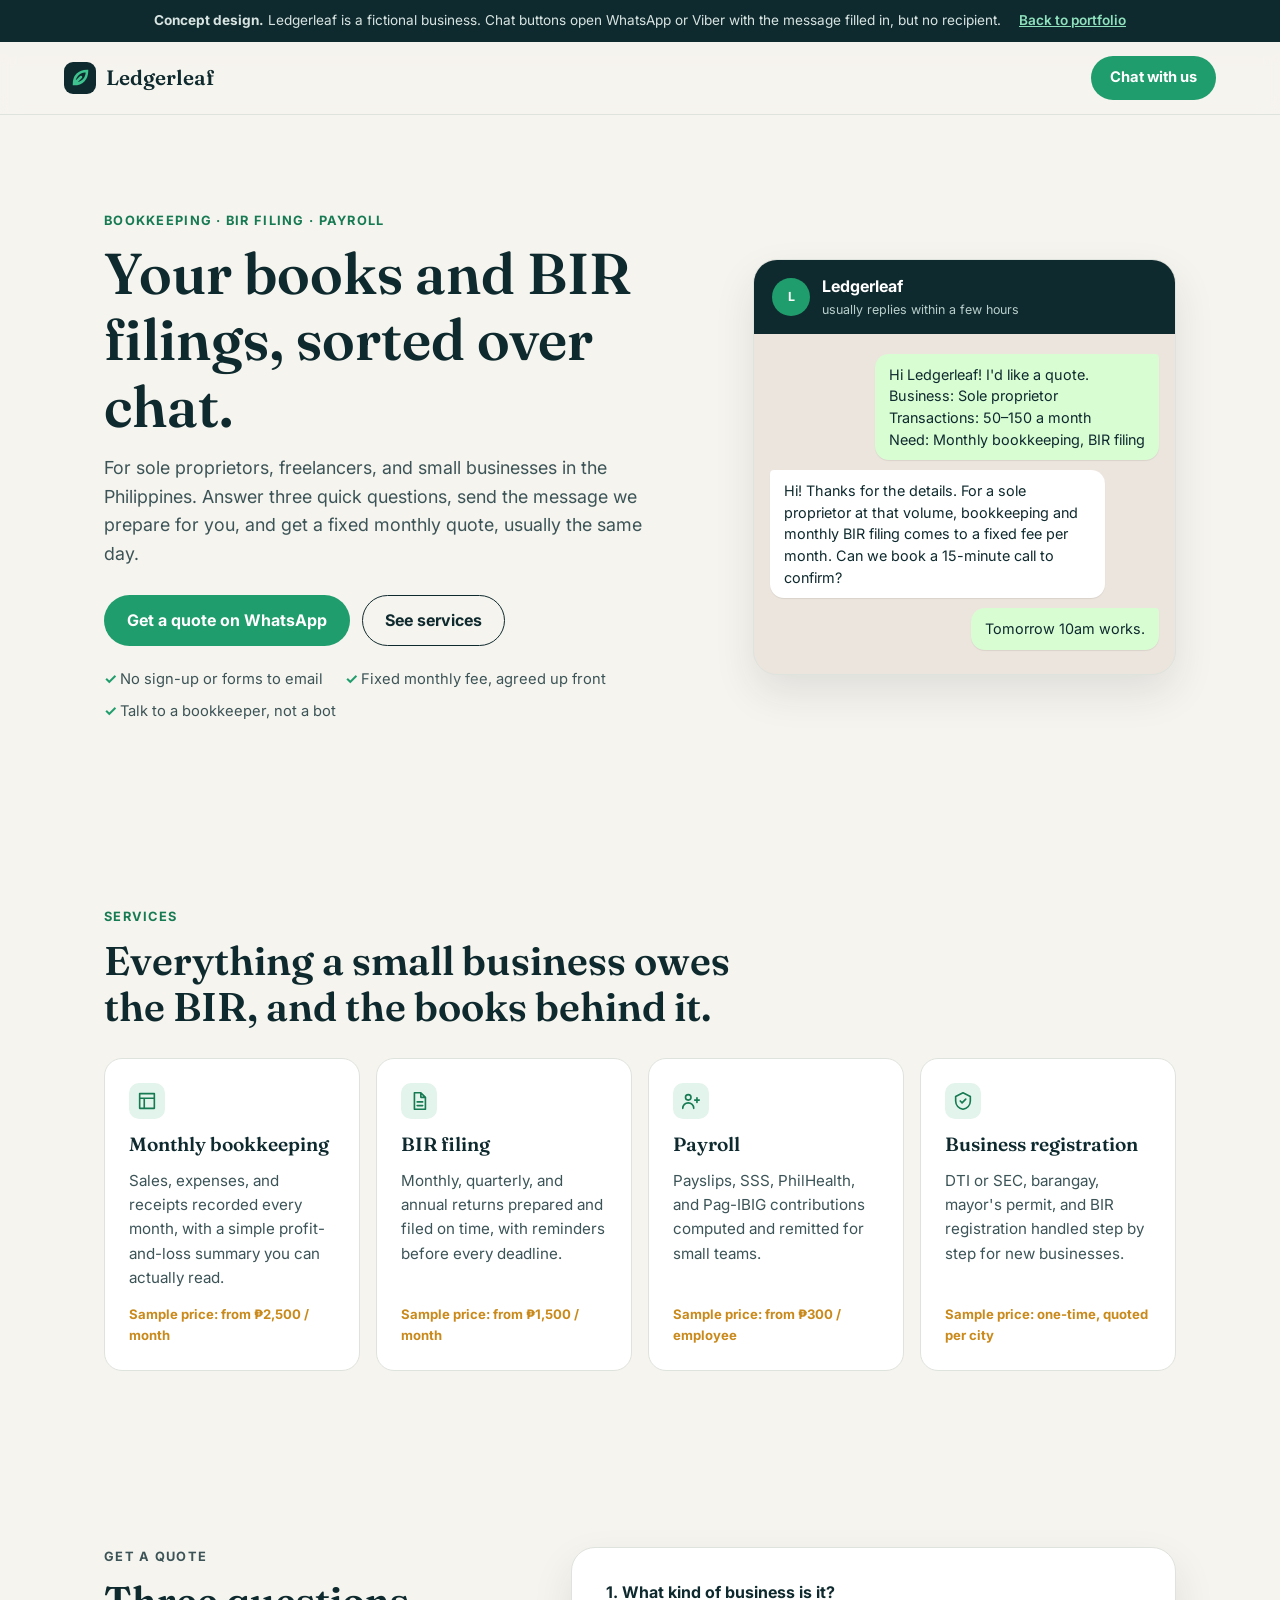
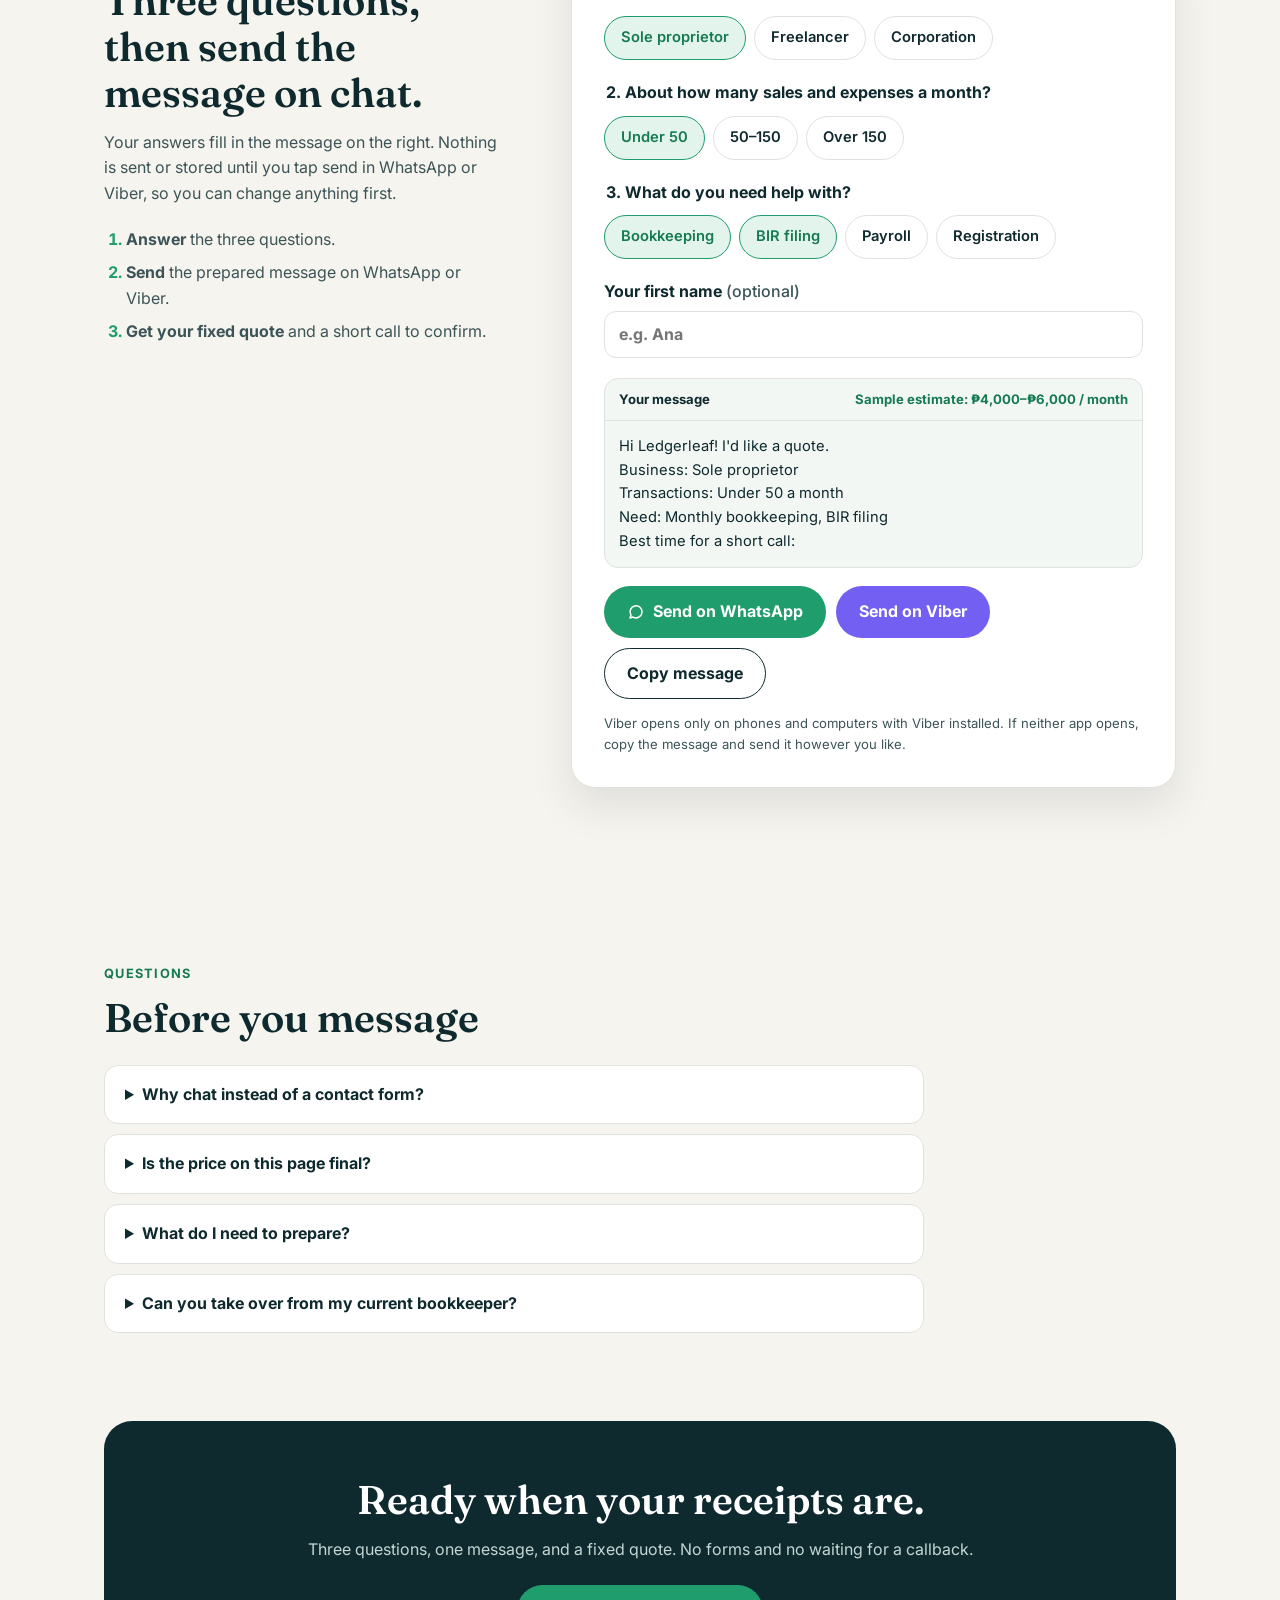
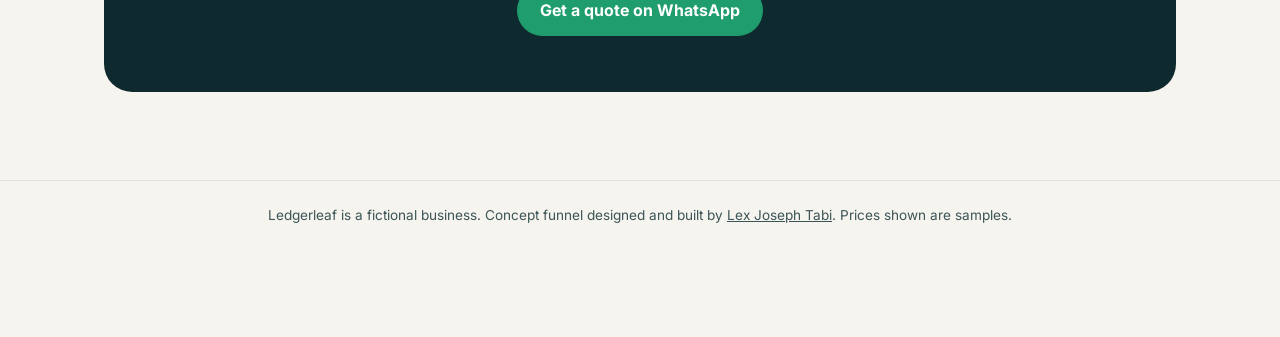
<file: funnels/ledgerleaf/index.html>
<!DOCTYPE html>
<html lang="en">
  <head>
    <meta charset="UTF-8" />
    <meta name="viewport" content="width=device-width, initial-scale=1.0" />
    <meta
      name="description"
      content="Ledgerleaf is a concept click-to-chat funnel by Lex Joseph Tabi: a bookkeeping and BIR filing service where a short quote form builds a ready-to-send WhatsApp or Viber message."
    />
    <meta name="robots" content="noindex" />
    <meta name="theme-color" content="#0f2a2e" />
    <title>Ledgerleaf | Click-to-Chat Funnel Concept</title>
    <link
      rel="icon"
      href="data:image/svg+xml,%3Csvg xmlns='http://www.w3.org/2000/svg' viewBox='0 0 64 64'%3E%3Crect width='64' height='64' rx='16' fill='%230f2a2e'/%3E%3Cpath d='M20 44c0-16 10-26 26-26 0 16-10 26-26 26zM20 44l14-14' stroke='%233ec28f' stroke-width='5' fill='none' stroke-linecap='round'/%3E%3C/svg%3E"
    />
    <link rel="preconnect" href="https://fonts.googleapis.com" />
    <link rel="preconnect" href="https://fonts.gstatic.com" crossorigin />
    <link
      href="https://fonts.googleapis.com/css2?family=Fraunces:opsz,wght@9..144,500;9..144,600&family=Inter:wght@400;500;600;700&display=swap"
      rel="stylesheet"
    />
    <link rel="stylesheet" href="styles.css" />
  </head>
  <body>
    <div class="concept-bar" role="note">
      <span><strong>Concept design.</strong> Ledgerleaf is a fictional business. Chat buttons open WhatsApp or Viber with the message filled in, but no recipient.</span>
      <a href="../../#funnels">Back to portfolio</a>
    </div>

    <header class="site-header">
      <a class="brand" href="#top" aria-label="Ledgerleaf home">
        <svg class="brand-mark" viewBox="0 0 32 32" aria-hidden="true"><rect width="32" height="32" rx="9" /><path d="M10 22c0-8 5-13 13-13 0 8-5 13-13 13zM10 22l7-7" /></svg>
        Ledgerleaf
      </a>
      <a class="btn btn-chat btn-small" href="#quote">Chat with us</a>
    </header>

    <main id="top">
      <section class="hero">
        <div class="hero-copy">
          <p class="eyebrow">Bookkeeping · BIR filing · Payroll</p>
          <h1>Your books and BIR filings, sorted over chat.</h1>
          <p class="lead">
            For sole proprietors, freelancers, and small businesses in the Philippines. Answer three quick questions,
            send the message we prepare for you, and get a fixed monthly quote, usually the same day.
          </p>
          <div class="hero-actions">
            <a class="btn btn-chat" href="#quote">Get a quote on WhatsApp</a>
            <a class="btn btn-ghost" href="#services">See services</a>
          </div>
          <ul class="assurances">
            <li>No sign-up or forms to email</li>
            <li>Fixed monthly fee, agreed up front</li>
            <li>Talk to a bookkeeper, not a bot</li>
          </ul>
        </div>

        <!-- A mock chat that shows the visitor what will happen when they tap the button. -->
        <div class="chat-mock" aria-hidden="true">
          <div class="chat-head">
            <span class="avatar">L</span>
            <div><strong>Ledgerleaf</strong><span>usually replies within a few hours</span></div>
          </div>
          <div class="chat-body">
            <p class="bubble out">Hi Ledgerleaf! I'd like a quote.<br />Business: Sole proprietor<br />Transactions: 50–150 a month<br />Need: Monthly bookkeeping, BIR filing</p>
            <p class="bubble in">Hi! Thanks for the details. For a sole proprietor at that volume, bookkeeping and monthly BIR filing comes to a fixed fee per month. Can we book a 15-minute call to confirm?</p>
            <p class="bubble out short">Tomorrow 10am works.</p>
          </div>
        </div>
      </section>

      <section class="section" id="services" aria-labelledby="services-title">
        <p class="eyebrow">Services</p>
        <h2 id="services-title">Everything a small business owes the BIR, and the books behind it.</h2>
        <div class="service-grid">
          <article class="service">
            <svg viewBox="0 0 24 24" aria-hidden="true"><path d="M4 4h16v16H4zM4 9h16M9 9v11" /></svg>
            <h3>Monthly bookkeeping</h3>
            <p>Sales, expenses, and receipts recorded every month, with a simple profit-and-loss summary you can actually read.</p>
            <span class="from">Sample price: from ₱2,500 / month</span>
          </article>
          <article class="service">
            <svg viewBox="0 0 24 24" aria-hidden="true"><path d="M7 3h7l5 5v13H7zM14 3v5h5M10 13h6M10 17h6" /></svg>
            <h3>BIR filing</h3>
            <p>Monthly, quarterly, and annual returns prepared and filed on time, with reminders before every deadline.</p>
            <span class="from">Sample price: from ₱1,500 / month</span>
          </article>
          <article class="service">
            <svg viewBox="0 0 24 24" aria-hidden="true"><circle cx="9" cy="8" r="3" /><path d="M3 20c0-3.3 2.7-6 6-6s6 2.7 6 6M16 11h5M18.5 8.5v5" /></svg>
            <h3>Payroll</h3>
            <p>Payslips, SSS, PhilHealth, and Pag-IBIG contributions computed and remitted for small teams.</p>
            <span class="from">Sample price: from ₱300 / employee</span>
          </article>
          <article class="service">
            <svg viewBox="0 0 24 24" aria-hidden="true"><path d="M12 3l8 4v5c0 4.5-3.4 8-8 9-4.6-1-8-4.5-8-9V7z" /><path d="M9 12l2 2 4-4" /></svg>
            <h3>Business registration</h3>
            <p>DTI or SEC, barangay, mayor's permit, and BIR registration handled step by step for new businesses.</p>
            <span class="from">Sample price: one-time, quoted per city</span>
          </article>
        </div>
      </section>

      <section class="section quote-section" id="quote" aria-labelledby="quote-title">
        <div class="quote-intro">
          <p class="eyebrow">Get a quote</p>
          <h2 id="quote-title">Three questions, then send the message on chat.</h2>
          <p>
            Your answers fill in the message on the right. Nothing is sent or stored until you tap send in WhatsApp or
            Viber, so you can change anything first.
          </p>
          <ol class="steps">
            <li><strong>Answer</strong> the three questions.</li>
            <li><strong>Send</strong> the prepared message on WhatsApp or Viber.</li>
            <li><strong>Get your fixed quote</strong> and a short call to confirm.</li>
          </ol>
        </div>

        <form class="quote-card" data-quote-form>
          <fieldset>
            <legend>1. What kind of business is it?</legend>
            <div class="choice-row">
              <label class="choice"><input type="radio" name="type" value="Sole proprietor" checked /><span>Sole proprietor</span></label>
              <label class="choice"><input type="radio" name="type" value="Freelancer / professional" /><span>Freelancer</span></label>
              <label class="choice"><input type="radio" name="type" value="Partnership or corporation" /><span>Corporation</span></label>
            </div>
          </fieldset>

          <fieldset>
            <legend>2. About how many sales and expenses a month?</legend>
            <div class="choice-row">
              <label class="choice"><input type="radio" name="volume" value="Under 50" data-tier="0" checked /><span>Under 50</span></label>
              <label class="choice"><input type="radio" name="volume" value="50–150" data-tier="1" /><span>50–150</span></label>
              <label class="choice"><input type="radio" name="volume" value="Over 150" data-tier="2" /><span>Over 150</span></label>
            </div>
          </fieldset>

          <fieldset>
            <legend>3. What do you need help with?</legend>
            <div class="choice-row">
              <label class="choice"><input type="checkbox" name="need" value="Monthly bookkeeping" checked /><span>Bookkeeping</span></label>
              <label class="choice"><input type="checkbox" name="need" value="BIR filing" checked /><span>BIR filing</span></label>
              <label class="choice"><input type="checkbox" name="need" value="Payroll" /><span>Payroll</span></label>
              <label class="choice"><input type="checkbox" name="need" value="Business registration" /><span>Registration</span></label>
            </div>
          </fieldset>

          <label class="field">
            <span>Your first name <em>(optional)</em></span>
            <input type="text" name="name" maxlength="40" autocomplete="given-name" placeholder="e.g. Ana" />
          </label>

          <div class="preview">
            <div class="preview-head">
              <span>Your message</span>
              <span class="estimate" data-estimate></span>
            </div>
            <pre data-message aria-live="polite"></pre>
          </div>

          <p class="form-error" data-error hidden>Pick at least one service so we know what to quote.</p>

          <div class="send-row">
            <a class="btn btn-chat" href="https://wa.me/" target="_blank" rel="noreferrer" data-send="whatsapp">
              <svg viewBox="0 0 24 24" aria-hidden="true"><path d="M4 20l1.3-3.9A8 8 0 1 1 8 18.7z" /></svg>
              Send on WhatsApp
            </a>
            <a class="btn btn-viber" href="viber://forward" data-send="viber">Send on Viber</a>
            <button class="btn btn-ghost" type="button" data-copy>Copy message</button>
          </div>
          <p class="fine-print">
            Viber opens only on phones and computers with Viber installed. If neither app opens, copy the message and
            send it however you like.
          </p>
        </form>
      </section>

      <section class="section" aria-labelledby="faq-title">
        <p class="eyebrow">Questions</p>
        <h2 id="faq-title">Before you message</h2>
        <div class="faq">
          <details>
            <summary>Why chat instead of a contact form?</summary>
            <p>Most owners already run their business on WhatsApp or Viber. A chat gets a faster reply, and you can send receipts and photos in the same thread.</p>
          </details>
          <details>
            <summary>Is the price on this page final?</summary>
            <p>The range is a starting point. Your fixed monthly fee is confirmed in chat once we know your volume and filing schedule.</p>
          </details>
          <details>
            <summary>What do I need to prepare?</summary>
            <p>Your BIR Certificate of Registration (Form 2303), last month's receipts and invoices, and access to your books if you already keep them.</p>
          </details>
          <details>
            <summary>Can you take over from my current bookkeeper?</summary>
            <p>Yes. Send what you have, and we'll list anything that's missing or overdue before the next filing deadline.</p>
          </details>
        </div>
      </section>

      <section class="closing">
        <h2>Ready when your receipts are.</h2>
        <p>Three questions, one message, and a fixed quote. No forms and no waiting for a callback.</p>
        <a class="btn btn-chat" href="#quote">Get a quote on WhatsApp</a>
      </section>
    </main>

    <footer class="site-footer">
      <p>Ledgerleaf is a fictional business. Concept funnel designed and built by <a href="../../">Lex Joseph Tabi</a>. Prices shown are samples.</p>
    </footer>

    <!-- Phones: keep the chat action one tap away once the hero button scrolls off screen. -->
    <a class="mobile-bar" href="#quote" data-mobile-bar>Get a quote on WhatsApp</a>

    <script src="script.js"></script>
  </body>
</html>
</file>
<file: styles.css>
:root {
  color-scheme: dark;
  --bg: #070b12;
  --text: #eef3f8;
  --muted: #9fb0c2;
  --line: rgba(255, 255, 255, 0.1);
  --teal: #48d7c5;
  --violet: #8b7cf6;
  --amber: #f3b75f;
  --steel: #88a4bd;
  --glass: rgba(255, 255, 255, 0.05);
  --glass-strong: rgba(255, 255, 255, 0.08);
  --glass-border: rgba(255, 255, 255, 0.12);
  --glass-blur: blur(18px) saturate(150%);
  --radius: 20px;
  --radius-sm: 12px;
  --shadow: 0 24px 60px rgba(0, 0, 0, 0.35);
  --font-body: "Inter", system-ui, Arial, sans-serif;
  --font-display: "Space Grotesk", "Inter", system-ui, sans-serif;
  --font-mono: "JetBrains Mono", ui-monospace, Consolas, monospace;
}

* {
  box-sizing: border-box;
}

html {
  scroll-behavior: smooth;
  scroll-padding-top: 96px;
}

body {
  margin: 0;
  background: var(--bg);
  color: var(--text);
  font-family: var(--font-body);
  line-height: 1.6;
  overflow-x: hidden;
}

a {
  color: inherit;
  text-decoration: none;
}

img {
  max-width: 100%;
  height: auto;
}

:focus-visible {
  outline: 2px solid var(--teal);
  outline-offset: 3px;
}

/* Text for screen readers only (e.g. "opens in new tab"). */
.sr-only {
  position: absolute;
  width: 1px;
  height: 1px;
  overflow: hidden;
  clip: rect(0 0 0 0);
  white-space: nowrap;
}

.skip-link {
  position: absolute;
  top: -60px;
  left: 16px;
  z-index: 100;
  padding: 10px 16px;
  border-radius: var(--radius-sm);
  background: var(--teal);
  color: #04110f;
  font-weight: 700;
}

.skip-link:focus {
  top: 16px;
}

/* ---------- Ambient background ---------- */

.aurora {
  position: fixed;
  inset: 0;
  z-index: -1;
  overflow: hidden;
  pointer-events: none;
}

.blob {
  position: absolute;
  width: 46vmax;
  height: 46vmax;
  border-radius: 50%;
  filter: blur(90px);
  opacity: 0.22;
}

.blob-teal {
  top: -12vmax;
  left: -10vmax;
  background: var(--teal);
}

.blob-violet {
  top: 30vh;
  right: -16vmax;
  background: var(--violet);
}

.blob-amber {
  bottom: -18vmax;
  left: 20vw;
  background: var(--amber);
  opacity: 0.12;
}

.grid-overlay {
  position: absolute;
  inset: 0;
  background-image:
    linear-gradient(rgba(255, 255, 255, 0.035) 1px, transparent 1px),
    linear-gradient(90deg, rgba(255, 255, 255, 0.035) 1px, transparent 1px);
  background-size: 56px 56px;
  mask-image: radial-gradient(ellipse at 50% 0%, #000 0%, transparent 70%);
}

/* ---------- Glass surface ---------- */

.glass {
  border: 1px solid var(--glass-border);
  border-radius: var(--radius);
  background: linear-gradient(145deg, rgba(255, 255, 255, 0.08), rgba(255, 255, 255, 0.025));
  box-shadow: var(--shadow), inset 0 1px 0 rgba(255, 255, 255, 0.08);
  backdrop-filter: var(--glass-blur);
  -webkit-backdrop-filter: var(--glass-blur);
}

@supports not ((backdrop-filter: blur(1px)) or (-webkit-backdrop-filter: blur(1px))) {
  .glass,
  .site-header {
    background: rgba(18, 25, 34, 0.94);
  }
}

/* ---------- Header ---------- */

.site-header {
  position: fixed;
  top: 14px;
  left: 50%;
  z-index: 20;
  display: flex;
  width: min(1180px, calc(100% - 28px));
  align-items: center;
  justify-content: space-between;
  gap: 16px;
  padding: 10px 12px 10px 16px;
  border: 1px solid transparent;
  border-radius: 999px;
  transform: translateX(-50%);
  transition: background 200ms ease, border-color 200ms ease, box-shadow 200ms ease;
}

.site-header.is-scrolled {
  border-color: var(--glass-border);
  background: rgba(10, 15, 22, 0.6);
  box-shadow: 0 12px 40px rgba(0, 0, 0, 0.35);
  backdrop-filter: var(--glass-blur);
  -webkit-backdrop-filter: var(--glass-blur);
}

.brand {
  display: inline-flex;
  align-items: center;
  gap: 12px;
  font-family: var(--font-display);
  font-weight: 700;
}

.brand-mark {
  display: grid;
  width: 38px;
  height: 38px;
  place-items: center;
  border-radius: 12px;
  background: linear-gradient(135deg, var(--teal), var(--violet));
  color: #04110f;
  font-size: 0.9rem;
  font-weight: 700;
}

.site-nav {
  display: flex;
  align-items: center;
  gap: 4px;
  color: var(--muted);
  font-size: 0.92rem;
  font-weight: 600;
}

.site-nav a {
  display: inline-flex;
  min-height: 38px;
  align-items: center;
  padding: 0 14px;
  border-radius: 999px;
  transition: color 160ms ease, background 160ms ease;
}

.site-nav a:hover,
.site-nav a:focus-visible,
.site-nav a.is-active {
  background: rgba(255, 255, 255, 0.08);
  color: var(--text);
}

.site-nav a.nav-cta {
  margin-left: 6px;
  background: var(--teal);
  color: #04110f;
}

.site-nav a.nav-cta:hover {
  background: #6fe3d4;
}

.nav-toggle {
  display: none;
  width: 42px;
  height: 42px;
  border: 1px solid var(--glass-border);
  border-radius: 50%;
  background: rgba(255, 255, 255, 0.05);
  color: var(--text);
  cursor: pointer;
}

.nav-toggle span {
  display: block;
  width: 16px;
  height: 2px;
  margin: 4px auto;
  border-radius: 2px;
  background: currentColor;
}

/* ---------- Hero ---------- */

.hero {
  position: relative;
  min-height: 100vh;
  overflow: hidden;
  display: grid;
  align-items: center;
  padding: 130px clamp(20px, 6vw, 80px) 80px;
}

.hero-media,
.hero-overlay {
  position: absolute;
  inset: 0;
}

.hero-media {
  background-image: url("assets/hero-operations.png");
  background-image: image-set(url("assets/hero-operations.webp") type("image/webp"), url("assets/hero-operations.png") type("image/png"));
  background-position: center right;
  background-size: cover;
  opacity: 0.55;
}

.hero-overlay {
  background:
    linear-gradient(90deg, var(--bg) 0%, rgba(7, 11, 18, 0.85) 40%, rgba(7, 11, 18, 0.35) 100%),
    linear-gradient(0deg, var(--bg) 0%, rgba(7, 11, 18, 0) 35%);
}

.hero-content {
  position: relative;
  z-index: 2;
  width: 100%;
  max-width: 1180px;
  margin: 0 auto;
}

.hero-layout {
  display: grid;
  grid-template-columns: minmax(0, 1fr) minmax(260px, 340px);
  gap: clamp(32px, 6vw, 76px);
  align-items: center;
}

.status-pill {
  display: inline-flex;
  align-items: center;
  gap: 10px;
  margin: 0 0 22px;
  padding: 6px 14px;
  border: 1px solid rgba(72, 215, 197, 0.35);
  border-radius: 999px;
  background: rgba(72, 215, 197, 0.08);
  color: #bff3ec;
  font-size: 0.85rem;
  font-weight: 600;
}

.pulse {
  position: relative;
  width: 8px;
  height: 8px;
  border-radius: 50%;
  background: var(--teal);
}

.pulse::after {
  content: "";
  position: absolute;
  inset: 0;
  border-radius: 50%;
  background: var(--teal);
  animation: ping 1.8s ease-out infinite;
}

@keyframes ping {
  to {
    transform: scale(2.8);
    opacity: 0;
  }
}

.eyebrow,
.section-kicker {
  margin: 0 0 14px;
  color: var(--teal);
  font-family: var(--font-mono);
  font-size: 0.82rem;
  font-weight: 600;
  letter-spacing: 0.08em;
  text-transform: uppercase;
}

h1,
h2,
h3,
h4,
p {
  margin-top: 0;
}

h1,
h2,
h3,
h4 {
  font-family: var(--font-display);
  letter-spacing: -0.02em;
}

h1 {
  margin-bottom: 22px;
  max-width: 780px;
  font-size: clamp(2.5rem, 5.4vw, 4.8rem);
  line-height: 1.02;
}

.gradient-text {
  background: linear-gradient(90deg, var(--teal), #7fb8ff 50%, var(--violet));
  -webkit-background-clip: text;
  background-clip: text;
  color: transparent;
}

.hero-copy {
  max-width: 620px;
  color: #cfd9e3;
  font-size: clamp(1.02rem, 1.8vw, 1.2rem);
}

.tech-strip {
  display: flex;
  flex-wrap: wrap;
  gap: 8px 18px;
  margin: 34px 0 0;
  padding: 0;
  list-style: none;
  color: var(--muted);
  font-family: var(--font-mono);
  font-size: 0.8rem;
}

.tech-strip li::before {
  content: "▹ ";
  color: var(--teal);
}

.profile-card {
  position: relative;
  overflow: visible;
  padding: 12px;
}

.profile-card img {
  display: block;
  width: 100%;
  aspect-ratio: 4 / 5;
  border-radius: 14px;
  object-fit: cover;
  object-position: center top;
}

.profile-meta {
  padding: 16px 8px 6px;
}

.profile-meta strong,
.profile-meta span {
  display: block;
}

.profile-meta strong {
  font-family: var(--font-display);
  font-size: 1.1rem;
}

.profile-meta span {
  color: var(--muted);
  font-size: 0.9rem;
  font-weight: 600;
}

.profile-meta .profile-location {
  margin-top: 4px;
  font-family: var(--font-mono);
  font-size: 0.78rem;
  font-weight: 500;
}

.floating-badge {
  position: absolute;
  top: 28px;
  left: -34px;
  display: grid;
  padding: 10px 14px;
  border-radius: 14px;
  background: rgba(12, 18, 26, 0.7);
  font-size: 0.75rem;
  font-weight: 600;
  line-height: 1.3;
}

.floating-badge strong {
  color: var(--amber);
  font-family: var(--font-display);
  font-size: 1.1rem;
}

/* ---------- Buttons ---------- */

.hero-actions,
.contact-actions,
.github-actions {
  display: flex;
  flex-wrap: wrap;
  gap: 12px;
  margin-top: 30px;
}

.button {
  display: inline-flex;
  min-height: 48px;
  align-items: center;
  justify-content: center;
  padding: 0 22px;
  border: 1px solid transparent;
  border-radius: 999px;
  font-weight: 700;
  transition: transform 160ms ease, box-shadow 160ms ease, background 160ms ease, border-color 160ms ease;
}

.button:hover,
.button:focus-visible {
  transform: translateY(-2px);
}

.button.primary {
  background: linear-gradient(135deg, var(--teal), #6ab8ff);
  color: #04110f;
  box-shadow: 0 10px 30px rgba(72, 215, 197, 0.25);
}

.button.primary:hover {
  box-shadow: 0 14px 40px rgba(72, 215, 197, 0.4);
}

.button.secondary {
  border-color: var(--glass-border);
  background: rgba(255, 255, 255, 0.06);
  color: var(--text);
  backdrop-filter: blur(10px);
  -webkit-backdrop-filter: blur(10px);
}

.button.secondary:hover {
  border-color: rgba(72, 215, 197, 0.5);
  background: rgba(72, 215, 197, 0.1);
}

/* ---------- Sections ---------- */

.section {
  width: 100%;
  max-width: 1340px;
  margin: 0 auto;
  padding: 84px clamp(20px, 6vw, 80px);
}

.section-heading {
  margin-bottom: 36px;
}

.section h2 {
  margin-bottom: 0;
  max-width: 760px;
  font-size: clamp(2rem, 4vw, 3.2rem);
  line-height: 1.08;
}

.intro-grid {
  display: grid;
  grid-template-columns: minmax(0, 0.8fr) minmax(0, 1.2fr);
  gap: clamp(32px, 6vw, 80px);
}

.section-copy {
  color: var(--muted);
  font-size: 1.05rem;
}

.support-label {
  margin: 26px 0 12px;
  color: var(--text);
  font-weight: 700;
}

.chip-list {
  display: flex;
  flex-wrap: wrap;
  gap: 8px;
  margin: 0;
  padding: 0;
  list-style: none;
}

.chip-list li {
  padding: 6px 12px;
  border: 1px solid var(--glass-border);
  border-radius: 999px;
  background: rgba(255, 255, 255, 0.04);
  color: #d5dee8;
  font-size: 0.88rem;
  font-weight: 500;
}

.chip-list.small li {
  padding: 3px 10px;
  color: var(--steel);
  font-family: var(--font-mono);
  font-size: 0.78rem;
}

.tag {
  display: inline-block;
  margin-bottom: 18px;
  padding: 4px 10px;
  border-radius: 999px;
  background: rgba(72, 215, 197, 0.1);
  color: var(--teal);
  font-family: var(--font-mono);
  font-size: 0.78rem;
  font-weight: 600;
  letter-spacing: 0.06em;
  text-transform: uppercase;
}

/* ---------- Metrics ---------- */

.metrics {
  display: grid;
  grid-template-columns: repeat(4, minmax(0, 1fr));
  gap: 16px;
  max-width: 1340px;
  margin: 0 auto;
  padding: 0 clamp(20px, 6vw, 80px);
}

.metrics div {
  padding: 28px;
}

.metrics strong {
  display: block;
  margin-bottom: 10px;
  background: linear-gradient(90deg, var(--amber), #ffd9a0);
  -webkit-background-clip: text;
  background-clip: text;
  color: transparent;
  font-family: var(--font-display);
  font-size: clamp(2rem, 3.4vw, 2.8rem);
  line-height: 1;
}

.metrics span {
  color: var(--muted);
  font-weight: 500;
}

/* ---------- Cards ---------- */

.skill-grid {
  display: grid;
  grid-template-columns: repeat(auto-fill, minmax(260px, 1fr));
  gap: 16px;
}

.project-grid,
.featured-grid {
  display: grid;
  grid-template-columns: repeat(2, minmax(0, 1fr));
  gap: 16px;
}

.card,
.project-card,
.featured-card,
.repo-card,
.achievement-list article {
  padding: 26px;
  transition: transform 220ms ease, border-color 220ms ease, box-shadow 220ms ease;
}

/* Lift cards only on devices with a real pointer, so taps on phones don't leave cards stuck "hovered". */
@media (hover: hover) {
  .card:hover,
  .project-card:hover,
  .featured-card:hover,
  .repo-card:hover,
  .achievement-list article:hover,
  .app-card:hover {
    border-color: rgba(72, 215, 197, 0.4);
    box-shadow: var(--shadow), 0 0 0 1px rgba(72, 215, 197, 0.15), 0 20px 50px rgba(72, 215, 197, 0.08);
    transform: translateY(-4px);
  }
}

.icon {
  display: grid;
  width: 44px;
  height: 44px;
  margin-bottom: 18px;
  place-items: center;
  border-radius: 12px;
  background: linear-gradient(135deg, rgba(72, 215, 197, 0.2), rgba(139, 124, 246, 0.2));
  color: var(--teal);
}

.icon svg {
  width: 22px;
  height: 22px;
  fill: none;
  stroke: currentColor;
  stroke-width: 1.8;
  stroke-linecap: round;
  stroke-linejoin: round;
}

.card h3,
.project-card h3,
.achievement-list h3 {
  margin-bottom: 14px;
  font-size: 1.15rem;
}

.project-card p,
.featured-card p,
.repo-card p,
.achievement-list p,
.timeline-item p,
.contact p {
  color: var(--muted);
}

/* ---------- Experience ---------- */

.timeline {
  position: relative;
  display: grid;
  gap: 18px;
  max-width: 1040px;
  padding-left: 28px;
}

.timeline::before {
  content: "";
  position: absolute;
  top: 8px;
  bottom: 8px;
  left: 6px;
  width: 2px;
  background: linear-gradient(var(--teal), var(--violet), transparent);
}

.timeline-item {
  position: relative;
  display: grid;
  grid-template-columns: 160px minmax(0, 1fr);
  gap: 26px;
  padding: 28px;
}

.timeline-item::before {
  content: "";
  position: absolute;
  top: 34px;
  left: -28px;
  width: 14px;
  height: 14px;
  border: 3px solid var(--bg);
  border-radius: 50%;
  background: var(--teal);
  box-shadow: 0 0 0 4px rgba(72, 215, 197, 0.2);
}

.timeline-date {
  color: var(--amber);
  font-family: var(--font-mono);
  font-size: 0.85rem;
  font-weight: 600;
}

.timeline-item h3 {
  margin-bottom: 4px;
  font-size: 1.2rem;
}

.company {
  margin-bottom: 14px;
  color: var(--steel) !important;
  font-weight: 600;
}

.bullets {
  max-width: 72ch;
  margin: 0 0 18px;
  padding-left: 18px;
  color: var(--muted);
}

.bullets li {
  margin-bottom: 6px;
}

.bullets li::marker {
  color: var(--teal);
}

/* ---------- Tabi Studio ---------- */

.text-link {
  color: var(--teal);
  font-weight: 600;
}

.text-link:hover {
  text-decoration: underline;
}

.studio-panel {
  display: grid;
  grid-template-columns: minmax(0, 1fr) minmax(280px, 460px);
  overflow: hidden;
  margin-bottom: 16px;
}

.studio-intro {
  padding: 30px;
}

.studio-intro p {
  color: var(--muted);
}

.studio-brand {
  display: flex;
  align-items: center;
  gap: 16px;
  margin-bottom: 18px;
}

.studio-brand h3 {
  margin-bottom: 2px;
  font-size: 1.35rem;
}

.studio-brand .company {
  margin-bottom: 0;
}

.studio-mark {
  display: grid;
  flex: none;
  width: 52px;
  height: 52px;
  place-items: center;
  border-radius: 14px;
  background: linear-gradient(135deg, #3b3fa8, #5b5fd6);
  box-shadow: 0 10px 30px rgba(91, 95, 214, 0.3);
}

.studio-practices {
  padding: 30px;
  border-left: 1px solid var(--line);
  background: linear-gradient(145deg, rgba(139, 124, 246, 0.08), transparent);
}

.studio-practices .support-label {
  margin-top: 0;
}

.studio-practices .bullets {
  margin-bottom: 0;
}

.app-grid {
  display: grid;
  grid-template-columns: repeat(2, minmax(0, 1fr));
  gap: 16px;
}

.app-card {
  display: flex;
  flex-direction: column;
  overflow: hidden;
  transition: transform 220ms ease, border-color 220ms ease, box-shadow 220ms ease;
}

/* Two phone screenshots, cropped to the top of each screen. */
.app-shots {
  display: flex;
  justify-content: center;
  gap: 14px;
  padding: 26px 26px 0;
  border-bottom: 1px solid var(--line);
  background: linear-gradient(180deg, rgba(72, 215, 197, 0.08), rgba(139, 124, 246, 0.06));
}

.app-shots img {
  width: min(44%, 200px);
  aspect-ratio: 9 / 13;
  border: 1px solid var(--glass-border);
  border-bottom: 0;
  border-radius: 18px 18px 0 0;
  object-fit: cover;
  object-position: top;
  box-shadow: 0 -8px 30px rgba(0, 0, 0, 0.35);
}

.app-body {
  display: flex;
  flex: 1;
  flex-direction: column;
  padding: 26px;
}

.app-body > p {
  color: var(--muted);
}

.app-body .live-badge {
  align-self: flex-start;
  margin-bottom: 14px;
}

.app-head {
  display: flex;
  align-items: center;
  gap: 14px;
  margin-bottom: 14px;
}

.app-icon {
  flex: none;
  border-radius: 14px;
}

.app-head h4 {
  margin-bottom: 0;
  font-size: 1.3rem;
}

.app-head p {
  margin-bottom: 0;
  color: var(--steel);
  font-size: 0.9rem;
  font-weight: 600;
}

.app-body .chip-list {
  margin-top: auto;
}

/* Azure hosting panel: how Tabi Studio is deployed and run. */
.azure-panel {
  margin-bottom: 16px;
  padding: 30px;
  background: linear-gradient(135deg, rgba(0, 120, 212, 0.14), rgba(72, 215, 197, 0.05)), var(--glass);
}

.azure-head {
  display: grid;
  grid-template-columns: auto minmax(0, 1fr);
  gap: 18px;
  margin-bottom: 22px;
}

.azure-head h3 {
  margin: 10px 0 8px;
  font-size: 1.3rem;
}

.azure-head p {
  max-width: 78ch;
  margin-bottom: 0;
  color: var(--muted);
}

.azure-mark {
  display: grid;
  width: 52px;
  height: 52px;
  place-items: center;
  border-radius: 14px;
  background: linear-gradient(135deg, #0078d4, #3aa0f3);
  box-shadow: 0 10px 30px rgba(0, 120, 212, 0.3);
  color: #fff;
}

.azure-mark svg {
  width: 26px;
  height: 26px;
  fill: none;
  stroke: currentColor;
  stroke-width: 1.8;
  stroke-linejoin: round;
}

.azure-grid {
  display: grid;
  grid-template-columns: repeat(auto-fit, minmax(220px, 1fr));
  gap: 12px;
  margin: 0;
  padding: 0;
  list-style: none;
}

.azure-grid li {
  padding: 16px 18px;
  border: 1px solid var(--line);
  border-radius: var(--radius-sm);
  background: rgba(255, 255, 255, 0.03);
}

.azure-grid strong,
.azure-grid span {
  display: block;
}

.azure-grid strong {
  margin-bottom: 6px;
  color: #8cc8ff;
  font-family: var(--font-display);
}

.azure-grid span {
  color: var(--muted);
  font-size: 0.92rem;
}

.azure-grid code {
  color: var(--text);
  font-family: var(--font-mono);
  font-size: 0.85em;
}

.app-more {
  margin-top: 16px;
  padding: 22px 26px;
}

.app-more .support-label {
  margin-top: 0;
}

.app-more ul {
  display: grid;
  grid-template-columns: repeat(auto-fit, minmax(260px, 1fr));
  gap: 12px 28px;
  margin: 0;
  padding: 0;
  list-style: none;
}

.app-more a {
  color: var(--teal);
}

.app-more li > span {
  display: block;
  color: var(--muted);
  font-size: 0.92rem;
}

/* ---------- Funnels ---------- */

.section-lead {
  max-width: 78ch;
  margin-bottom: 28px;
  color: var(--muted);
}

.funnel-shot {
  padding: 22px 22px 0;
  border-bottom: 1px solid var(--line);
  background: linear-gradient(180deg, rgba(243, 183, 95, 0.08), rgba(72, 215, 197, 0.06));
}

.funnel-shot img {
  display: block;
  width: 100%;
  height: auto;
  border: 1px solid var(--glass-border);
  border-bottom: 0;
  border-radius: 12px 12px 0 0;
  box-shadow: 0 -8px 30px rgba(0, 0, 0, 0.35);
}

.funnel-tags {
  display: flex;
  flex-wrap: wrap;
  align-items: center;
  gap: 10px;
  margin-bottom: 12px;
}

.funnel-tags .tag,
.funnel-tags .live-badge {
  margin-bottom: 0;
}

.app-body > h4 {
  margin-bottom: 10px;
  font-size: 1.3rem;
}

/* ---------- GitHub ---------- */

.github-panel {
  display: grid;
  grid-template-columns: minmax(0, 1fr) minmax(280px, 420px);
  overflow: hidden;
}

.github-panel > div:first-child {
  padding: 30px;
}

.github-panel h3 {
  margin-bottom: 12px;
  font-family: var(--font-mono);
  font-size: 1.2rem;
}

.github-panel p {
  color: var(--muted);
}

.github-stats {
  display: grid;
  grid-template-columns: repeat(3, 1fr);
  border-left: 1px solid var(--line);
  background: rgba(255, 255, 255, 0.03);
}

.github-stats div {
  display: grid;
  min-height: 160px;
  align-content: center;
  padding: 24px;
  border-right: 1px solid var(--line);
}

.github-stats div:last-child {
  border-right: 0;
}

.github-stats strong {
  color: var(--amber);
  font-family: var(--font-display);
  font-size: clamp(1.75rem, 3.6vw, 2.6rem);
  line-height: 1;
}

.github-stats span {
  margin-top: 10px;
  color: var(--muted);
  font-weight: 600;
}

.subheading {
  margin: 48px 0 18px;
  color: var(--muted);
  font-family: var(--font-mono);
  font-size: 0.85rem;
  font-weight: 600;
  letter-spacing: 0.08em;
  text-transform: uppercase;
}

.featured-card,
.repo-card {
  display: flex;
  flex-direction: column;
}

.featured-card h4,
.repo-card h4 {
  margin: 14px 0 10px;
  font-size: 1.25rem;
}

.repo-card h4 {
  font-size: 1.05rem;
  word-break: break-word;
}

.featured-card .chip-list {
  margin-top: auto;
  padding-top: 6px;
}

.featured-top,
.repo-meta {
  display: flex;
  flex-wrap: wrap;
  align-items: center;
  justify-content: space-between;
  gap: 8px;
}

.lang {
  display: inline-flex;
  align-items: center;
  gap: 8px;
  color: var(--muted);
  font-family: var(--font-mono);
  font-size: 0.78rem;
}

.lang i {
  width: 10px;
  height: 10px;
  border: 1px solid rgba(255, 255, 255, 0.3);
  border-radius: 50%;
  background: var(--dot, var(--steel));
}

.live-badge {
  display: inline-flex;
  align-items: center;
  gap: 6px;
  padding: 2px 10px;
  border-radius: 999px;
  background: rgba(72, 215, 197, 0.12);
  color: var(--teal);
  font-size: 0.78rem;
  font-weight: 700;
}

.live-badge::before {
  content: "";
  width: 6px;
  height: 6px;
  border-radius: 50%;
  background: currentColor;
}

.card-links {
  display: flex;
  flex-wrap: wrap;
  gap: 18px;
  margin-top: 20px;
  padding-top: 16px;
  border-top: 1px solid var(--line);
  font-size: 0.92rem;
  font-weight: 700;
}

.card-links a {
  display: inline-flex;
  min-height: 32px;
  align-items: center;
  color: var(--teal);
}

.card-links a:hover {
  text-decoration: underline;
}

.repo-list {
  display: grid;
  grid-template-columns: repeat(auto-fill, minmax(260px, 1fr));
  gap: 16px;
}

.repo-card {
  padding: 22px;
}

.repo-card p {
  flex: 1;
  font-size: 0.95rem;
}

.repo-meta {
  margin-top: 8px;
  color: var(--steel);
  font-size: 0.78rem;
}

/* ---------- Achievements ---------- */

/* auto-fit so the row stays even as certifications are added. */
.achievement-list {
  display: grid;
  grid-template-columns: repeat(auto-fit, minmax(210px, 1fr));
  gap: 16px;
}

.tag-progress {
  background: rgba(243, 183, 95, 0.12);
  color: var(--amber);
}

/* ---------- Beyond engineering ---------- */

.hobbies-panel {
  display: grid;
  grid-template-columns: minmax(0, 1.1fr) minmax(260px, 0.9fr);
  overflow: hidden;
}

.hobbies-panel > div:first-child {
  padding: 30px;
}

.hobbies-panel h3 {
  margin-bottom: 12px;
  font-size: 1.35rem;
}

.hobbies-panel p {
  color: var(--muted);
}

.hobby-tags {
  display: flex;
  flex-wrap: wrap;
  align-content: center;
  gap: 10px;
  padding: 30px;
  border-left: 1px solid var(--line);
  background: linear-gradient(145deg, rgba(243, 183, 95, 0.08), transparent);
}

.hobby-tags span {
  padding: 6px 14px;
  border: 1px solid rgba(243, 183, 95, 0.3);
  border-radius: 999px;
  background: rgba(243, 183, 95, 0.08);
  color: #f8d39a;
  font-weight: 600;
}

/* ---------- Contact & footer ---------- */

.contact {
  position: relative;
  display: grid;
  grid-template-columns: minmax(0, 1fr) auto;
  gap: 28px;
  align-items: center;
  overflow: hidden;
  padding: clamp(28px, 5vw, 56px);
}

.contact::before {
  content: "";
  position: absolute;
  top: -40%;
  right: -10%;
  z-index: -1;
  width: 420px;
  height: 420px;
  border-radius: 50%;
  background: radial-gradient(circle, rgba(72, 215, 197, 0.25), transparent 70%);
}

.contact .contact-actions {
  margin-top: 0;
}

.site-footer {
  padding: 28px clamp(20px, 6vw, 80px);
  border-top: 1px solid var(--line);
  color: var(--muted);
  font-size: 0.9rem;
  text-align: center;
}

.site-footer p {
  margin: 0;
}

/* ---------- Scroll reveal (only when JS is running) ---------- */

.js .reveal {
  opacity: 0;
  transform: translateY(24px);
  transition: opacity 700ms ease, transform 700ms ease;
}

.js .reveal.is-visible {
  opacity: 1;
  transform: none;
}

@media (prefers-reduced-motion: reduce) {
  html {
    scroll-behavior: auto;
  }

  *,
  *::before,
  *::after {
    animation: none !important;
    transition: none !important;
  }

  .js .reveal {
    opacity: 1;
    transform: none;
  }
}

/* ---------- Responsive ---------- */

@media (max-width: 1080px) {
  .site-nav {
    position: fixed;
    top: 72px;
    right: 0;
    left: 0;
    display: none;
    flex-direction: column;
    align-items: stretch;
    padding: 12px;
    border: 1px solid var(--glass-border);
    border-radius: var(--radius);
    background: rgba(10, 15, 22, 0.92);
    box-shadow: var(--shadow);
    backdrop-filter: var(--glass-blur);
    -webkit-backdrop-filter: var(--glass-blur);
  }

  .site-nav.is-open {
    display: flex;
  }

  .site-nav a.nav-cta {
    margin: 6px 0 0;
    justify-content: center;
  }

  .nav-toggle {
    display: block;
  }

  .site-header {
    background: rgba(10, 15, 22, 0.6);
    border-color: var(--glass-border);
    backdrop-filter: var(--glass-blur);
    -webkit-backdrop-filter: var(--glass-blur);
  }

  .metrics {
    grid-template-columns: repeat(2, minmax(0, 1fr));
  }
}

@media (max-width: 920px) {
  .intro-grid,
  .hero-layout,
  .contact,
  .github-panel,
  .studio-panel,
  .hobbies-panel {
    grid-template-columns: 1fr;
  }

  .studio-practices {
    border-top: 1px solid var(--line);
    border-left: 0;
  }

  .profile-card {
    max-width: 340px;
  }

  .floating-badge {
    left: auto;
    right: -12px;
  }

  .github-stats {
    border-top: 1px solid var(--line);
    border-left: 0;
  }

  .hobby-tags {
    border-top: 1px solid var(--line);
    border-left: 0;
  }
}

@media (max-width: 720px) {
  .project-grid,
  .featured-grid,
  .app-grid {
    grid-template-columns: 1fr;
  }

  .timeline-item {
    grid-template-columns: 1fr;
    gap: 8px;
  }
}

@media (max-width: 640px) {
  .brand span:last-child {
    display: none;
  }

  .hero {
    min-height: auto;
    padding: 112px 16px 56px;
  }

  .hero-media {
    opacity: 0.3;
  }

  .section {
    padding: 72px 16px;
  }

  .metrics {
    padding: 0 16px;
  }

  h1 {
    font-size: 2.4rem;
  }

  .metrics,
  .achievement-list {
    grid-template-columns: 1fr;
  }

  .azure-head {
    grid-template-columns: 1fr;
  }

  .github-stats div {
    min-height: 110px;
    padding: 18px;
  }

  .timeline {
    padding-left: 20px;
  }

  .timeline::before {
    left: 2px;
  }

  .timeline-item {
    padding: 22px;
  }

  .timeline-item::before {
    left: -24px;
  }

  .button {
    width: 100%;
  }
}
</file>
<file: funnels/ledgerleaf/styles.css>
:root {
  --ink: #0f2a2e;
  --ink-soft: #3c5457;
  --paper: #f6f4ee;
  --card: #ffffff;
  --line: #dfe3dd;
  --leaf: #1f9d6c;
  --leaf-dark: #167a53;
  --leaf-tint: #e3f4ec;
  --viber: #7360f2;
  --amber: #c98a1b;
  --radius: 18px;
  --shadow: 0 18px 40px rgba(15, 42, 46, 0.1);
  --font-body: "Inter", system-ui, Arial, sans-serif;
  --font-display: "Fraunces", Georgia, serif;
}

* {
  box-sizing: border-box;
}

html {
  scroll-behavior: smooth;
  scroll-padding-top: 80px;
}

body {
  margin: 0;
  background: var(--paper);
  color: var(--ink);
  font-family: var(--font-body);
  line-height: 1.6;
}

a {
  color: inherit;
}

h1,
h2,
h3 {
  margin: 0 0 14px;
  font-family: var(--font-display);
  font-weight: 600;
  line-height: 1.15;
}

h1 {
  font-size: clamp(2.2rem, 5vw, 3.6rem);
}

h2 {
  max-width: 24ch;
  font-size: clamp(1.7rem, 3.4vw, 2.5rem);
}

h3 {
  font-size: 1.2rem;
}

p {
  margin: 0 0 14px;
}

.eyebrow {
  margin-bottom: 10px;
  color: var(--leaf-dark);
  font-size: 0.8rem;
  font-weight: 700;
  letter-spacing: 0.1em;
  text-transform: uppercase;
}

/* ---------- Concept notice ---------- */

.concept-bar {
  display: flex;
  flex-wrap: wrap;
  align-items: center;
  justify-content: center;
  gap: 6px 18px;
  padding: 10px 16px;
  background: var(--ink);
  color: #d8e4e2;
  font-size: 0.85rem;
  text-align: center;
}

.concept-bar a {
  color: #8fe0bd;
  font-weight: 600;
}

/* ---------- Header ---------- */

.site-header {
  position: sticky;
  top: 0;
  z-index: 10;
  display: flex;
  align-items: center;
  justify-content: space-between;
  gap: 16px;
  padding: 14px clamp(16px, 5vw, 64px);
  border-bottom: 1px solid var(--line);
  background: rgba(246, 244, 238, 0.92);
  backdrop-filter: blur(10px);
}

.brand {
  display: inline-flex;
  align-items: center;
  gap: 10px;
  font-family: var(--font-display);
  font-size: 1.3rem;
  font-weight: 600;
  text-decoration: none;
}

.brand-mark {
  width: 32px;
  height: 32px;
}

.brand-mark rect {
  fill: var(--ink);
}

.brand-mark path {
  fill: none;
  stroke: #3ec28f;
  stroke-width: 2.5;
  stroke-linecap: round;
}

/* ---------- Buttons ---------- */

.btn {
  display: inline-flex;
  min-height: 48px;
  align-items: center;
  justify-content: center;
  gap: 8px;
  padding: 12px 22px;
  border: 1.5px solid transparent;
  border-radius: 999px;
  font: inherit;
  font-weight: 700;
  text-decoration: none;
  cursor: pointer;
  transition: background 160ms ease, transform 160ms ease;
}

.btn:hover {
  transform: translateY(-1px);
}

.btn:focus-visible,
.choice input:focus-visible + span,
.field input:focus-visible,
summary:focus-visible {
  outline: 3px solid #8fe0bd;
  outline-offset: 2px;
}

.btn svg {
  width: 18px;
  height: 18px;
  fill: none;
  stroke: currentColor;
  stroke-width: 2;
  stroke-linejoin: round;
}

.btn-chat {
  background: var(--leaf);
  color: #fff;
}

.btn-chat:hover {
  background: var(--leaf-dark);
}

.btn-viber {
  background: var(--viber);
  color: #fff;
}

.btn-ghost {
  border-color: var(--ink);
  background: transparent;
  color: var(--ink);
}

.btn-small {
  min-height: 44px;
  padding: 8px 18px;
  font-size: 0.92rem;
}

/* ---------- Hero ---------- */

.hero {
  display: grid;
  grid-template-columns: minmax(0, 1.15fr) minmax(0, 0.85fr);
  align-items: center;
  gap: clamp(32px, 6vw, 80px);
  max-width: 1200px;
  margin: 0 auto;
  padding: clamp(48px, 8vw, 96px) clamp(16px, 5vw, 64px);
}

.lead {
  max-width: 54ch;
  color: var(--ink-soft);
  font-size: 1.12rem;
}

.hero-actions {
  display: flex;
  flex-wrap: wrap;
  gap: 12px;
  margin: 26px 0 22px;
}

.assurances {
  display: flex;
  flex-wrap: wrap;
  gap: 8px 22px;
  margin: 0;
  padding: 0;
  color: var(--ink-soft);
  font-size: 0.92rem;
  list-style: none;
}

.assurances li::before {
  content: "✓ ";
  color: var(--leaf);
  font-weight: 700;
}

.chat-mock {
  overflow: hidden;
  border: 1px solid var(--line);
  border-radius: 24px;
  background: #ece5dd;
  box-shadow: var(--shadow);
}

.chat-head {
  display: flex;
  align-items: center;
  gap: 12px;
  padding: 14px 18px;
  background: var(--ink);
  color: #fff;
}

.chat-head strong,
.chat-head span {
  display: block;
}

.chat-head span {
  color: #b9cfcc;
  font-size: 0.78rem;
}

.chat-head .avatar {
  display: grid;
  width: 38px;
  height: 38px;
  place-items: center;
  border-radius: 50%;
  background: var(--leaf);
  color: #fff;
  font-weight: 700;
}

.chat-body {
  display: grid;
  gap: 10px;
  padding: 20px 16px 24px;
}

.bubble {
  max-width: 86%;
  margin: 0;
  padding: 10px 14px;
  border-radius: 14px;
  font-size: 0.9rem;
  line-height: 1.5;
  box-shadow: 0 1px 1px rgba(0, 0, 0, 0.08);
}

.bubble.out {
  justify-self: end;
  border-top-right-radius: 4px;
  background: #d9fdd3;
}

.bubble.in {
  justify-self: start;
  border-top-left-radius: 4px;
  background: #fff;
}

.bubble.short {
  max-width: 60%;
}

/* ---------- Sections ---------- */

.section {
  max-width: 1200px;
  margin: 0 auto;
  padding: clamp(48px, 7vw, 88px) clamp(16px, 5vw, 64px);
}

.service-grid {
  display: grid;
  grid-template-columns: repeat(4, minmax(0, 1fr));
  gap: 16px;
  margin-top: 28px;
}

.service {
  display: flex;
  flex-direction: column;
  padding: 24px;
  border: 1px solid var(--line);
  border-radius: var(--radius);
  background: var(--card);
}

.service svg {
  width: 36px;
  height: 36px;
  margin-bottom: 14px;
  padding: 7px;
  border-radius: 10px;
  background: var(--leaf-tint);
  fill: none;
  stroke: var(--leaf-dark);
  stroke-width: 1.8;
  stroke-linecap: round;
  stroke-linejoin: round;
}

.service p {
  color: var(--ink-soft);
  font-size: 0.95rem;
}

.from {
  margin-top: auto;
  color: var(--amber);
  font-size: 0.82rem;
  font-weight: 700;
}

/* ---------- Quote builder ---------- */

.quote-section {
  display: grid;
  grid-template-columns: minmax(0, 0.8fr) minmax(0, 1.2fr);
  align-items: start;
  gap: clamp(28px, 5vw, 64px);
}

.quote-intro p {
  color: var(--ink-soft);
}

.steps {
  margin: 20px 0 0;
  padding-left: 22px;
  color: var(--ink-soft);
}

.steps li {
  margin-bottom: 8px;
}

.steps li::marker {
  color: var(--leaf);
  font-weight: 700;
}

.quote-card {
  padding: clamp(20px, 3vw, 32px);
  border: 1px solid var(--line);
  border-radius: 24px;
  background: var(--card);
  box-shadow: var(--shadow);
}

fieldset {
  margin: 0 0 20px;
  padding: 0;
  border: 0;
}

legend {
  margin-bottom: 10px;
  font-weight: 700;
}

.choice-row {
  display: flex;
  flex-wrap: wrap;
  gap: 8px;
}

.choice {
  position: relative;
}

/* Keep the real input for keyboards and screen readers; style the pill next to it. */
.choice input {
  position: absolute;
  opacity: 0;
}

.choice span {
  display: inline-flex;
  min-height: 44px;
  align-items: center;
  padding: 8px 16px;
  border: 1.5px solid var(--line);
  border-radius: 999px;
  font-size: 0.92rem;
  font-weight: 600;
  cursor: pointer;
}

.choice input:checked + span {
  border-color: var(--leaf);
  background: var(--leaf-tint);
  color: var(--leaf-dark);
}

.field {
  display: grid;
  gap: 6px;
  margin-bottom: 20px;
  font-weight: 700;
}

.field em {
  color: var(--ink-soft);
  font-style: normal;
  font-weight: 500;
}

.field input {
  min-height: 46px;
  padding: 10px 14px;
  border: 1.5px solid var(--line);
  border-radius: 12px;
  font: inherit;
}

.preview {
  overflow: hidden;
  border: 1px solid var(--line);
  border-radius: 14px;
  background: #f3f7f4;
}

.preview-head {
  display: flex;
  flex-wrap: wrap;
  justify-content: space-between;
  gap: 6px 12px;
  padding: 10px 14px;
  border-bottom: 1px solid var(--line);
  font-size: 0.82rem;
  font-weight: 700;
}

.estimate {
  color: var(--leaf-dark);
}

.preview pre {
  margin: 0;
  padding: 14px;
  font-family: var(--font-body);
  font-size: 0.92rem;
  white-space: pre-wrap;
  word-break: break-word;
}

.form-error {
  margin: 12px 0 0;
  color: #b4351f;
  font-weight: 600;
}

.send-row {
  display: flex;
  flex-wrap: wrap;
  gap: 10px;
  margin-top: 18px;
}

.fine-print {
  margin: 14px 0 0;
  color: var(--ink-soft);
  font-size: 0.82rem;
}

/* ---------- FAQ ---------- */

.faq {
  display: grid;
  gap: 10px;
  max-width: 820px;
  margin-top: 24px;
}

details {
  border: 1px solid var(--line);
  border-radius: 14px;
  background: var(--card);
}

summary {
  padding: 16px 20px;
  font-weight: 700;
  cursor: pointer;
}

details p {
  padding: 0 20px 16px;
  color: var(--ink-soft);
}

/* ---------- Closing + footer ---------- */

.closing {
  max-width: 1072px;
  margin: 0 auto clamp(48px, 7vw, 88px);
  padding: clamp(32px, 6vw, 56px) 24px;
  border-radius: 28px;
  background: var(--ink);
  color: #fff;
  text-align: center;
}

.closing h2 {
  max-width: none;
}

.closing p {
  color: #c4d6d3;
}

.closing .btn {
  margin-top: 8px;
}

.site-footer {
  padding: 24px 16px 96px;
  border-top: 1px solid var(--line);
  color: var(--ink-soft);
  font-size: 0.85rem;
  text-align: center;
}

.mobile-bar {
  display: none;
}

/* ---------- Responsive ---------- */

@media (max-width: 1000px) {
  .service-grid {
    grid-template-columns: repeat(2, minmax(0, 1fr));
  }

  .hero,
  .quote-section {
    grid-template-columns: 1fr;
  }

  .closing {
    margin-inline: 16px;
  }
}

@media (max-width: 640px) {
  .service-grid {
    grid-template-columns: 1fr;
  }

  .site-header .btn-small {
    display: none;
  }

  .send-row .btn {
    flex: 1 1 100%;
  }

  .mobile-bar {
    position: fixed;
    right: 12px;
    bottom: 12px;
    left: 12px;
    z-index: 20;
    display: flex;
    min-height: 52px;
    align-items: center;
    justify-content: center;
    border-radius: 999px;
    background: var(--leaf);
    box-shadow: 0 10px 30px rgba(15, 42, 46, 0.3);
    color: #fff;
    font-weight: 700;
    text-decoration: none;
    opacity: 0;
    pointer-events: none;
    transform: translateY(20px);
    transition: opacity 200ms ease, transform 200ms ease;
  }

  .mobile-bar.is-shown {
    opacity: 1;
    pointer-events: auto;
    transform: none;
  }
}

@media (prefers-reduced-motion: reduce) {
  html {
    scroll-behavior: auto;
  }

  .btn,
  .mobile-bar {
    transition: none;
  }
}
</file>
